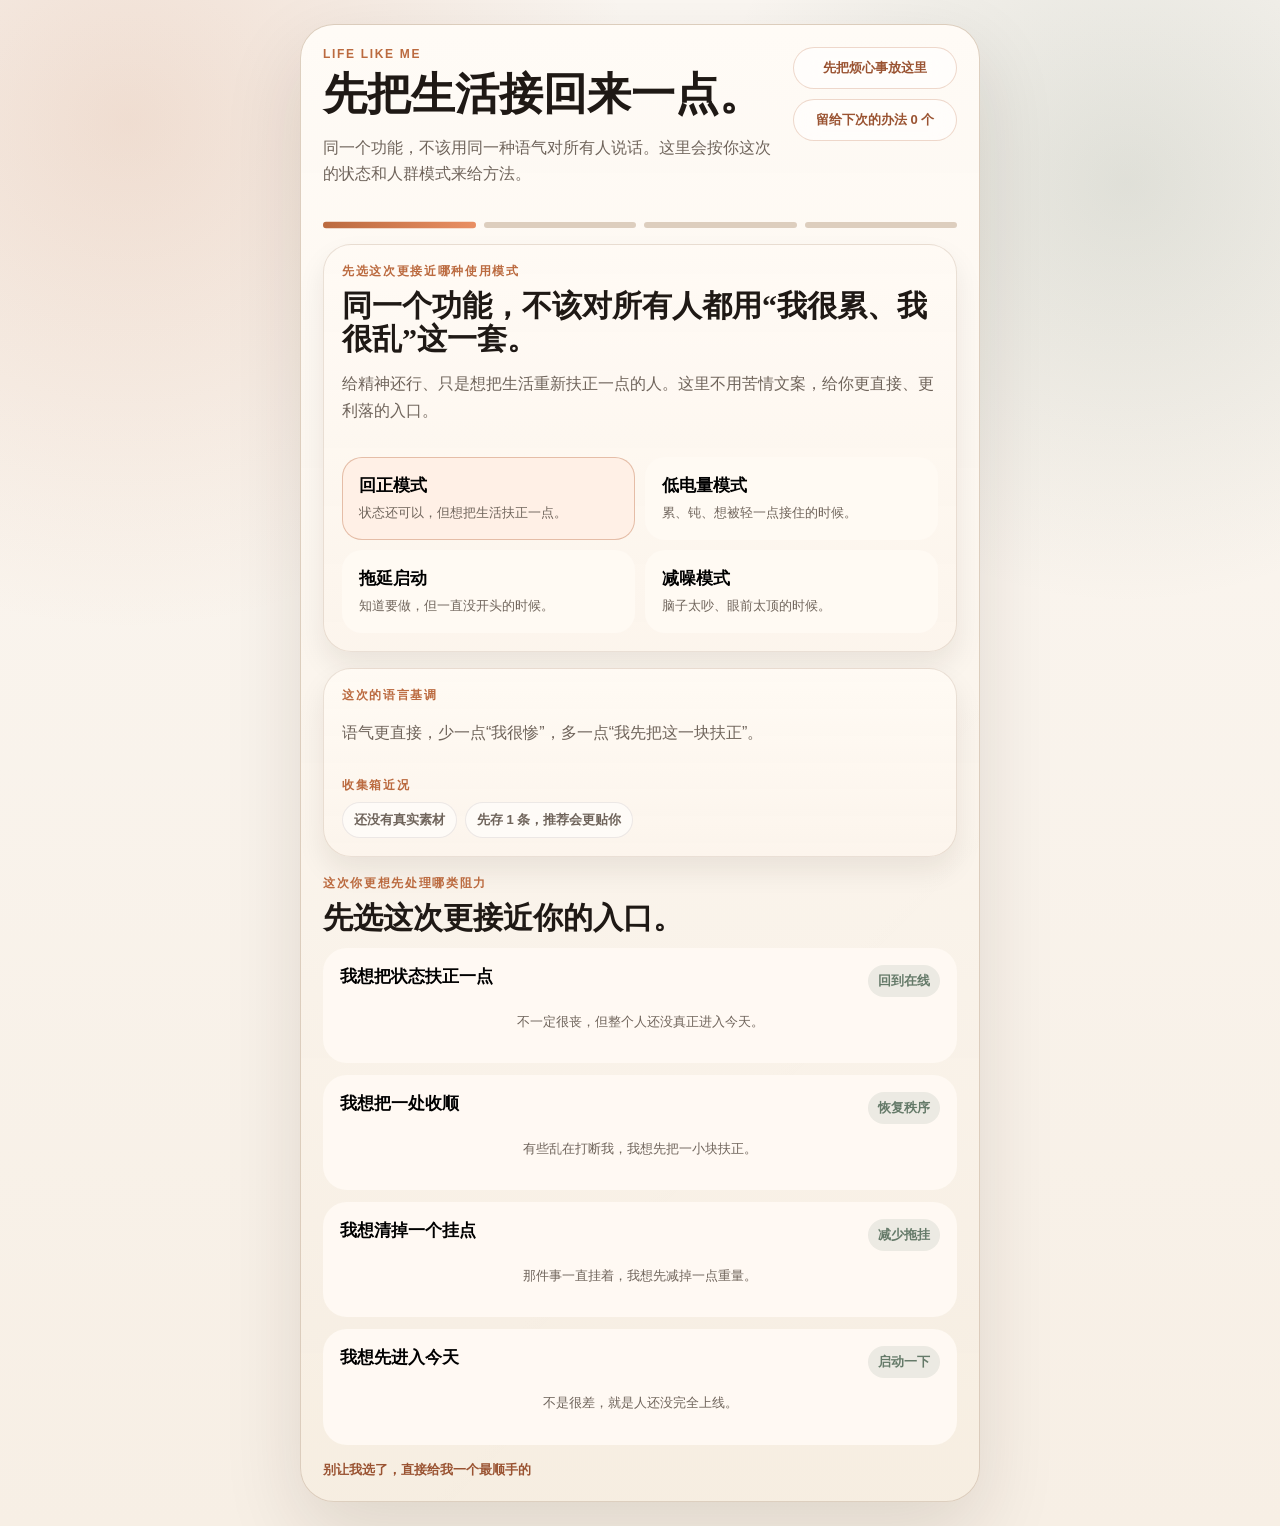
<file: index.html>
<!doctype html>
<html lang="zh-CN">
<head>
  <meta charset="UTF-8">
  <meta name="viewport" content="width=device-width, initial-scale=1.0">
  <title>Life Like Me</title>
  <meta name="description" content="一个会按不同人群切换语气，并结合真实烦心事素材来给出现实入口动作的原型。">
  <link rel="stylesheet" href="./assets/styles.css?v=b21f323">
</head>
<body>
  <main class="app-shell">
    <section class="app-frame">
      <header class="app-header">
        <div>
          <p class="eyebrow">Life Like Me</p>
          <h1>先把生活接回来一点。</h1>
          <p class="subtitle">同一个功能，不该用同一种语气对所有人说话。这里会按你这次的状态和人群模式来给方法。</p>
        </div>
        <div class="header-actions">
          <button class="ghost-pill" id="inboxEntry" type="button">先把烦心事放这里</button>
          <button class="ghost-pill" id="savedEntry" type="button">留给下次的办法</button>
        </div>
      </header>

      <div class="progress-row">
        <div class="progress-dot is-active" data-progress="0"></div>
        <div class="progress-dot" data-progress="1"></div>
        <div class="progress-dot" data-progress="2"></div>
        <div class="progress-dot" data-progress="3"></div>
      </div>

      <section class="screen is-active" data-screen="state">
        <section class="mode-panel">
          <div class="mode-copy">
            <p class="screen-kicker">先选这次更接近哪种使用模式</p>
            <h2 class="screen-title compact">同一个功能，不该对所有人都用“我很累、我很乱”这一套。</h2>
            <p class="subtitle" id="profileSummary"></p>
          </div>
          <div class="persona-grid" id="profileCards"></div>
        </section>

        <section class="insight-panel">
          <div>
            <p class="insight-label">这次的语言基调</p>
            <p class="insight-copy" id="toneHint"></p>
          </div>
          <div>
            <p class="insight-label">收集箱近况</p>
            <div class="insight-chips" id="inboxStats"></div>
          </div>
        </section>

        <p class="screen-kicker" id="stateKicker">你现在更接近哪一种</p>
        <h2 class="screen-title compact" id="stateHeading">先选这次更接近你的入口。</h2>
        <div class="card-list" id="stateCards"></div>
        <button class="text-button" id="quickDecide" type="button">我现在不想想太多，你直接给我一个</button>
      </section>

      <section class="screen" data-screen="scene">
        <p class="screen-kicker" id="sceneKicker">现在最卡的是哪一块</p>
        <h2 class="screen-title" id="sceneHeading">我先知道你是卡在哪。</h2>
        <div class="card-list" id="sceneCards"></div>
        <button class="text-button" id="skipScene" type="button">这一题我不想答，你替我判断</button>
      </section>

      <section class="screen" data-screen="support">
        <p class="screen-kicker" id="supportKicker">这一次，你想被怎么帮</p>
        <h2 class="screen-title compact" id="supportHeading">我会按你的模式来收窄建议。</h2>
        <div class="support-grid" id="supportCards"></div>
      </section>

      <section class="screen" data-screen="ritual">
        <div class="meta-row">
          <span class="meta-pill" id="profilePill">模式：回正模式</span>
          <span class="meta-pill" id="statePill">状态：未选择</span>
          <span class="meta-pill" id="scenePill">场景：未选择</span>
        </div>

        <div class="analysis-card">
          <p class="screen-kicker">这次的判断</p>
          <p class="analysis-copy" id="analysisCopy">先选前面的内容，我再解释为什么这条建议更适合你。</p>
          <div class="reason-chips" id="reasonChips"></div>
        </div>

        <div class="reality-card" id="realityCard" hidden>
          <p class="screen-kicker">参考了你的现实素材</p>
          <h3 class="reality-title" id="realityTitle">还没有引用收集箱内容</h3>
          <p class="card-desc" id="realityCopy"></p>
        </div>

        <p class="screen-kicker">给你的这一件事</p>
        <h2 class="ritual-title" id="ritualTitle">先选前面的内容，我再把这一件事递给你。</h2>
        <p class="ritual-copy" id="ritualCopy">这里不会把同一种语言和方法塞给所有人。</p>

        <div class="ritual-box">
          <div class="ritual-focus">
            <p class="ritual-label">现在只做这一件</p>
            <ol class="ritual-steps" id="ritualSteps">
              <li>先选这次更接近你的人群模式</li>
              <li>再选眼前最卡的地方</li>
              <li>再告诉我你更希望我怎么帮</li>
            </ol>
          </div>

          <div class="ritual-side">
            <p class="timer-label">给自己多久</p>
            <div class="timer-chips" id="timerChips"></div>
            <div class="timer-block">
              <p class="timer-time" id="timerValue">02:00</p>
              <p class="timer-note" id="timerNote">这次只做一个小回合，不扩展。</p>
            </div>
          </div>
        </div>

        <div class="action-row">
          <button class="primary-button" id="startButton" type="button">开始这一次</button>
          <button class="secondary-button" id="lighterButton" type="button">换成更轻一点的</button>
        </div>
      </section>

      <section class="screen focus-screen" data-screen="focus">
        <p class="screen-kicker">现在先别往后想</p>
        <h2 class="focus-title" id="focusTitle">就做这一件。</h2>
        <p class="focus-copy" id="focusCopy">做完停下，也算把自己接回来了一点。</p>
        <div class="focus-timer" id="focusTimer">02:00</div>
        <div class="focus-step" id="focusStep">先把注意力放回眼前。</div>
        <div class="action-row">
          <button class="primary-button" id="doneButton" type="button">我做完了</button>
          <button class="secondary-button" id="pauseButton" type="button">我就做到这里</button>
        </div>
      </section>

      <section class="screen" data-screen="complete">
        <p class="screen-kicker">现在现实里有什么变了</p>
        <div class="completion-list" id="completionList"></div>
        <div class="afterglow" id="afterglow"></div>
        <div class="action-row">
          <button class="primary-button" id="saveMethod" type="button">把这个办法留到下次</button>
          <button class="secondary-button" id="restartButton" type="button">再来一次</button>
        </div>
      </section>
    </section>
  </main>

  <button class="sheet-backdrop" id="sheetBackdrop" type="button" aria-label="关闭弹层"></button>

  <section class="overlay-sheet" id="savedSheet" aria-hidden="true">
    <div class="saved-sheet-head">
      <div>
        <p class="screen-kicker">下次可以直接从这里开始</p>
        <h2 class="sheet-title">留给下次的办法</h2>
      </div>
      <button class="ghost-pill" id="closeSaved" type="button">收起</button>
    </div>
    <div class="saved-list" id="savedList"></div>
  </section>

  <section class="overlay-sheet" id="inboxSheet" aria-hidden="true">
    <div class="saved-sheet-head">
      <div>
        <p class="screen-kicker">先把真实烦点存下来</p>
        <h2 class="sheet-title">烦心事收集箱</h2>
      </div>
      <button class="ghost-pill" id="closeInbox" type="button">收起</button>
    </div>
    <div class="inbox-toolbar">
      <p class="card-desc" id="inboxHelper">它会做粗分，不会把你的输入当成心理诊断。</p>
      <div class="insight-chips" id="inboxCategorySummary"></div>
    </div>
    <div class="inbox-form">
      <label class="inbox-label" for="annoyanceInput">最近一直挂在你心里的小事</label>
      <textarea id="annoyanceInput" class="inbox-textarea" placeholder="比如：一直没回的消息、床边那堆衣服、还没处理的快递箱、明天要带的文件……"></textarea>
      <div class="action-row">
        <button class="primary-button" id="saveAnnoyance" type="button">先放进去</button>
        <button class="secondary-button" id="pickFromInbox" type="button">从里面替我挑一个</button>
      </div>
    </div>
    <div class="saved-list" id="inboxList"></div>
  </section>

  <script src="./assets/app.js?v=b21f323"></script>
</body>
</html>
</file>
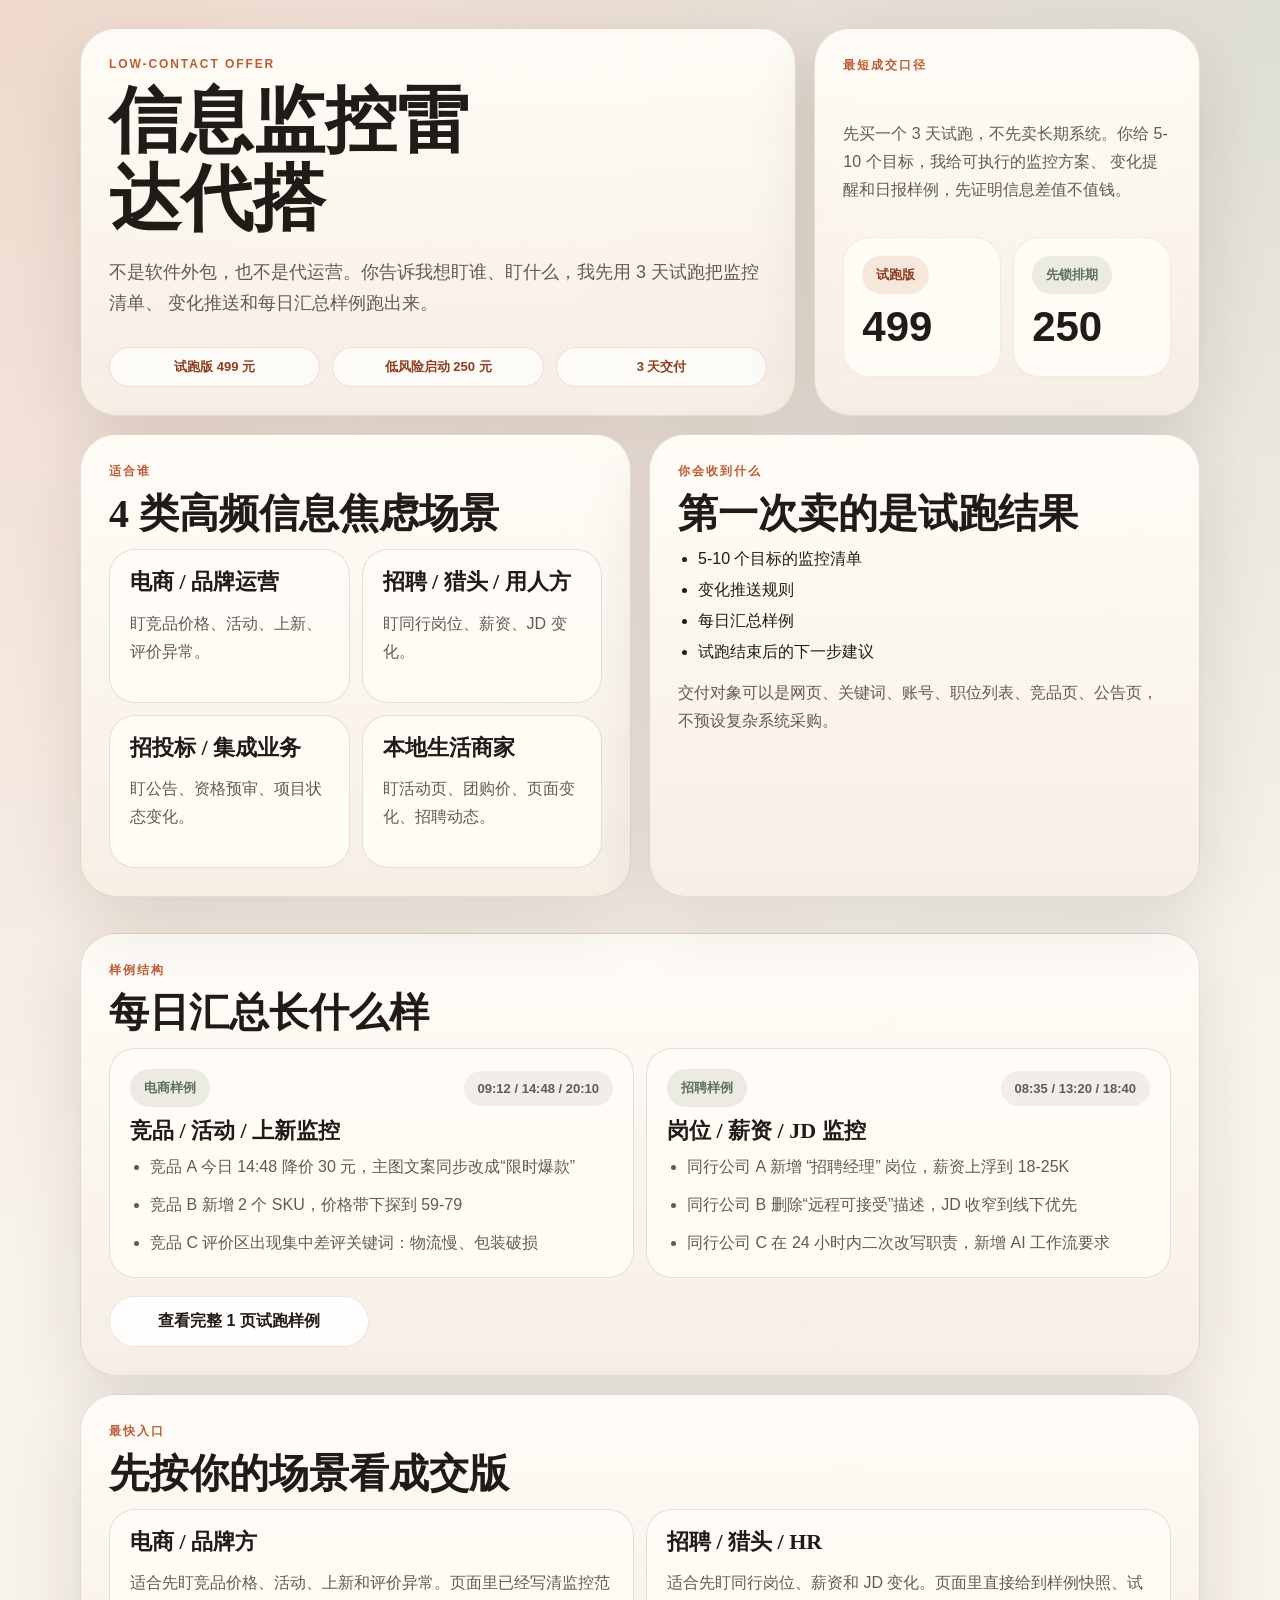
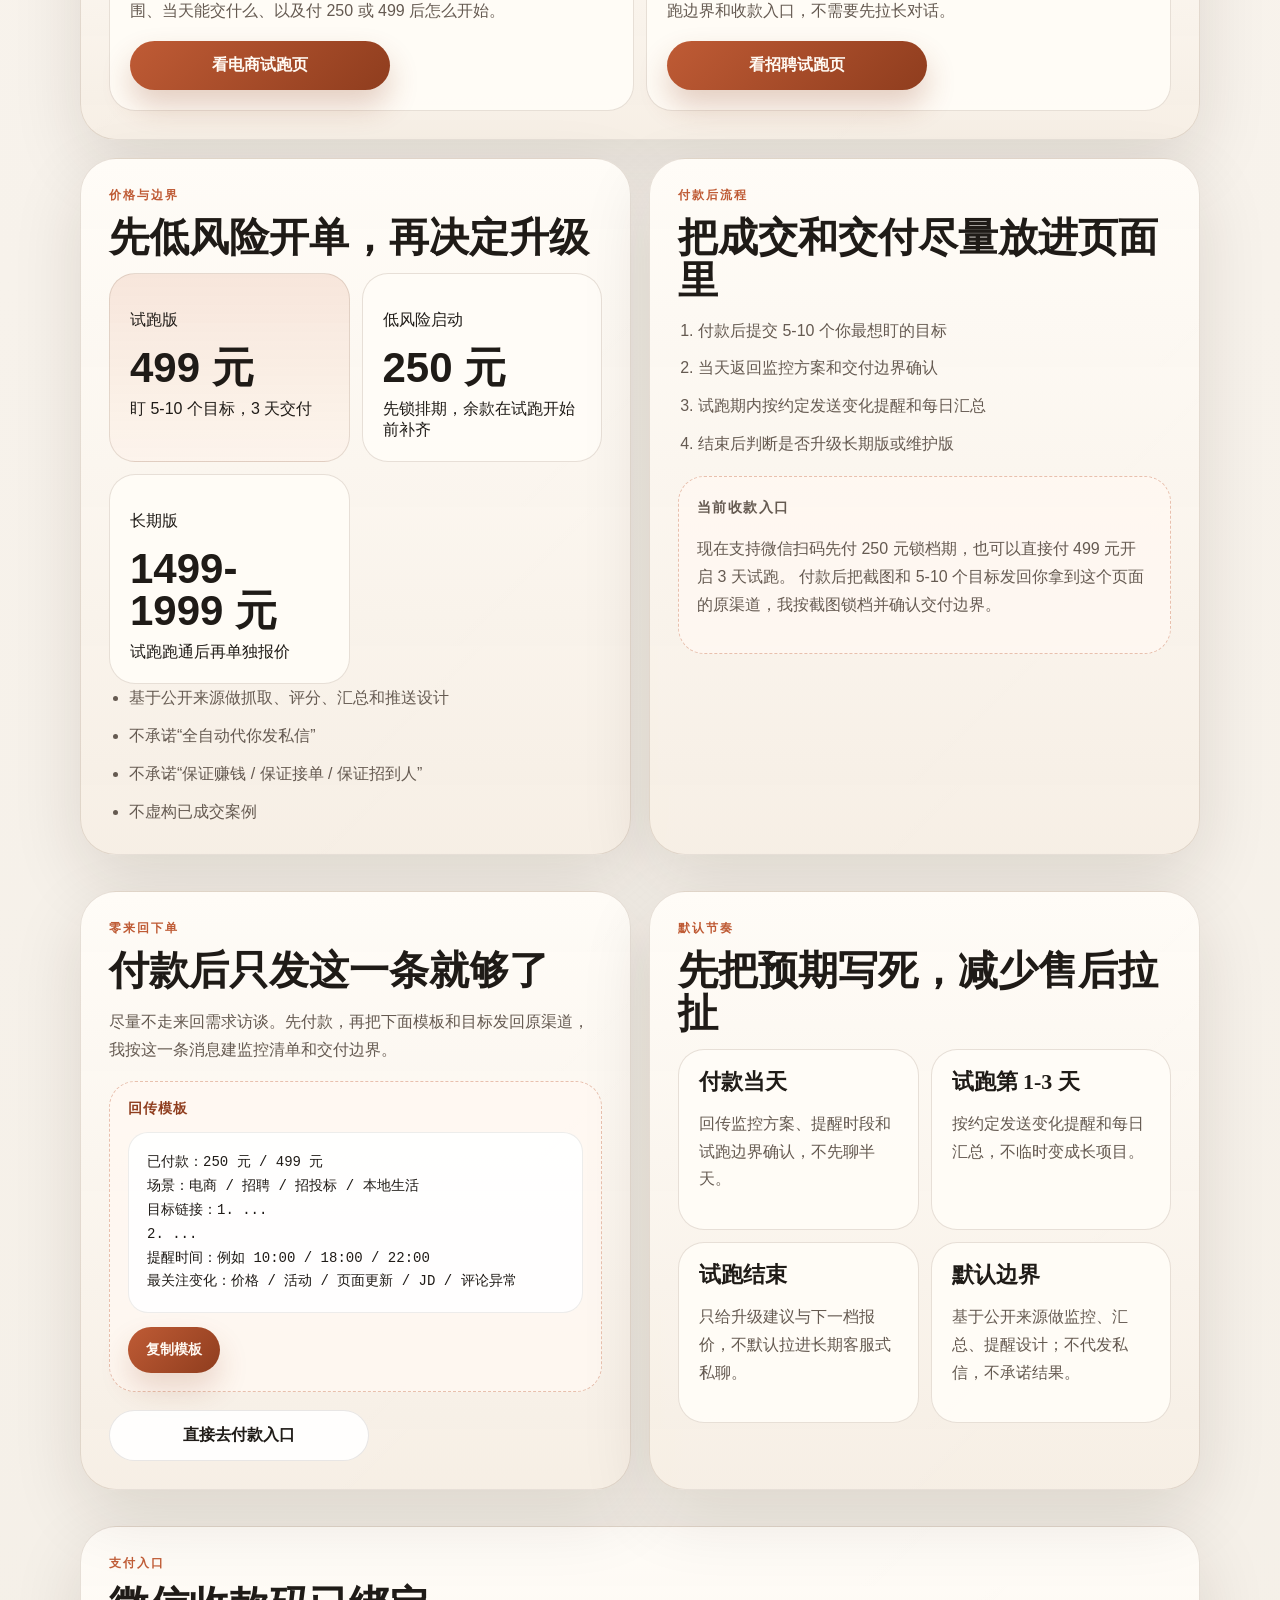
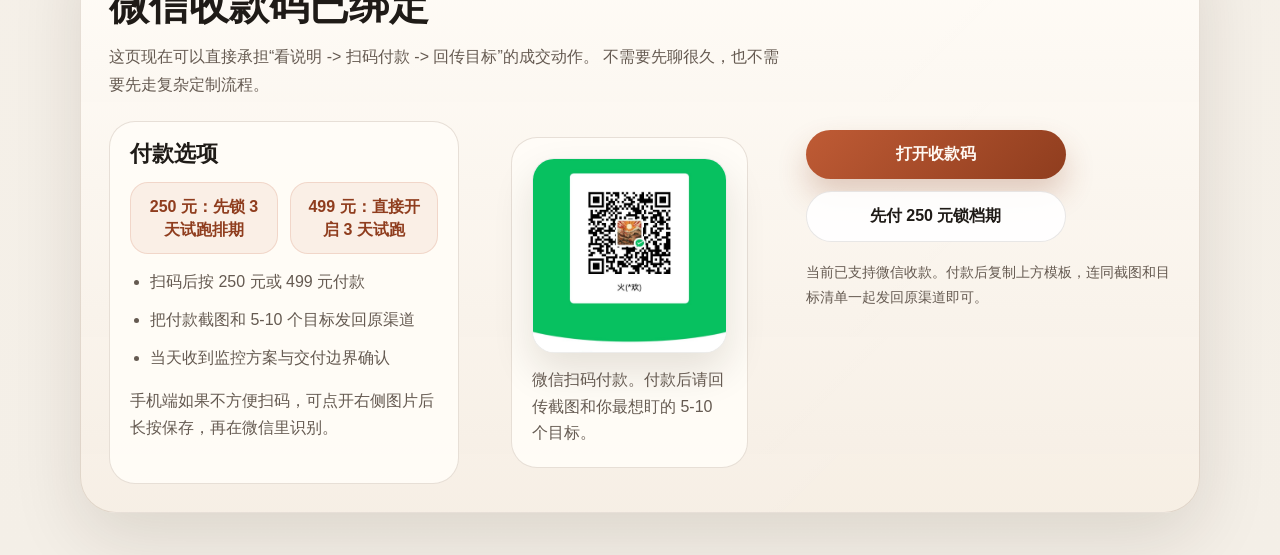
<file: monitoring-radar/index.html>
<!doctype html>
<html lang="zh-CN">
<head>
  <meta charset="UTF-8">
  <meta name="viewport" content="width=device-width, initial-scale=1.0">
  <title>信息监控雷达代搭 | 3 天试跑</title>
  <meta
    name="description"
    content="信息监控雷达代搭：3 天试跑，盯 5-10 个网页、关键词或账号，交付监控清单、变动推送和每日汇总样例。"
  >
  <link rel="stylesheet" href="./styles.css?v=20260422a">
</head>
<body>
  <main class="page-shell">
    <section class="hero">
      <div class="hero-copy">
        <p class="eyebrow">Low-Contact Offer</p>
        <h1>信息监控雷达代搭</h1>
        <p class="lead">
          不是软件外包，也不是代运营。你告诉我想盯谁、盯什么，我先用 3 天试跑把监控清单、
          变化推送和每日汇总样例跑出来。
        </p>
        <div class="hero-pills">
          <span>试跑版 499 元</span>
          <span>低风险启动 250 元</span>
          <span>3 天交付</span>
        </div>
      </div>
      <aside class="hero-card">
        <p class="card-label">最短成交口径</p>
        <p class="card-copy">
          先买一个 3 天试跑，不先卖长期系统。你给 5-10 个目标，我给可执行的监控方案、
          变化提醒和日报样例，先证明信息差值不值钱。
        </p>
        <div class="price-stack">
          <div>
            <span class="price-tag">试跑版</span>
            <strong>499</strong>
          </div>
          <div>
            <span class="price-tag muted">先锁排期</span>
            <strong>250</strong>
          </div>
        </div>
      </aside>
    </section>

    <section class="grid-two">
      <article class="panel">
        <p class="section-kicker">适合谁</p>
        <h2>4 类高频信息焦虑场景</h2>
        <div class="card-grid">
          <section class="mini-card">
            <h3>电商 / 品牌运营</h3>
            <p>盯竞品价格、活动、上新、评价异常。</p>
          </section>
          <section class="mini-card">
            <h3>招聘 / 猎头 / 用人方</h3>
            <p>盯同行岗位、薪资、JD 变化。</p>
          </section>
          <section class="mini-card">
            <h3>招投标 / 集成业务</h3>
            <p>盯公告、资格预审、项目状态变化。</p>
          </section>
          <section class="mini-card">
            <h3>本地生活商家</h3>
            <p>盯活动页、团购价、页面变化、招聘动态。</p>
          </section>
        </div>
      </article>

      <article class="panel">
        <p class="section-kicker">你会收到什么</p>
        <h2>第一次卖的是试跑结果</h2>
        <ul class="deliverables">
          <li>5-10 个目标的监控清单</li>
          <li>变化推送规则</li>
          <li>每日汇总样例</li>
          <li>试跑结束后的下一步建议</li>
        </ul>
        <p class="note">
          交付对象可以是网页、关键词、账号、职位列表、竞品页、公告页，不预设复杂系统采购。
        </p>
      </article>
    </section>

    <section class="panel">
      <p class="section-kicker">样例结构</p>
      <h2>每日汇总长什么样</h2>
      <div class="sample-grid">
        <article class="sample-card">
          <div class="sample-head">
            <span class="sample-badge">电商样例</span>
            <span class="sample-time">09:12 / 14:48 / 20:10</span>
          </div>
          <h3>竞品 / 活动 / 上新监控</h3>
          <ul>
            <li>竞品 A 今日 14:48 降价 30 元，主图文案同步改成“限时爆款”</li>
            <li>竞品 B 新增 2 个 SKU，价格带下探到 59-79</li>
            <li>竞品 C 评价区出现集中差评关键词：物流慢、包装破损</li>
          </ul>
        </article>
        <article class="sample-card">
          <div class="sample-head">
            <span class="sample-badge">招聘样例</span>
            <span class="sample-time">08:35 / 13:20 / 18:40</span>
          </div>
          <h3>岗位 / 薪资 / JD 监控</h3>
          <ul>
            <li>同行公司 A 新增 “招聘经理” 岗位，薪资上浮到 18-25K</li>
            <li>同行公司 B 删除“远程可接受”描述，JD 收窄到线下优先</li>
            <li>同行公司 C 在 24 小时内二次改写职责，新增 AI 工作流要求</li>
          </ul>
        </article>
      </div>
      <div class="cta-stack" style="margin-top: 18px;">
        <a class="cta is-secondary" href="./trial-sample.html">查看完整 1 页试跑样例</a>
      </div>
    </section>

    <section class="panel">
      <p class="section-kicker">最快入口</p>
      <h2>先按你的场景看成交版</h2>
      <div class="card-grid">
        <section class="mini-card">
          <h3>电商 / 品牌方</h3>
          <p>
            适合先盯竞品价格、活动、上新和评价异常。页面里已经写清监控范围、当天能交什么、以及付 250 或 499 后怎么开始。
          </p>
          <div class="cta-stack" style="margin-top: 16px;">
            <a class="cta" href="./ecommerce-trial.html">看电商试跑页</a>
          </div>
        </section>
        <section class="mini-card">
          <h3>招聘 / 猎头 / HR</h3>
          <p>
            适合先盯同行岗位、薪资和 JD 变化。页面里直接给到样例快照、试跑边界和收款入口，不需要先拉长对话。
          </p>
          <div class="cta-stack" style="margin-top: 16px;">
            <a class="cta" href="./recruiting-trial.html">看招聘试跑页</a>
          </div>
        </section>
      </div>
    </section>

    <section class="grid-two">
      <article class="panel">
        <p class="section-kicker">价格与边界</p>
        <h2>先低风险开单，再决定升级</h2>
        <div class="pricing-grid">
          <section class="price-card is-primary">
            <p>试跑版</p>
            <strong>499 元</strong>
            <span>盯 5-10 个目标，3 天交付</span>
          </section>
          <section class="price-card">
            <p>低风险启动</p>
            <strong>250 元</strong>
            <span>先锁排期，余款在试跑开始前补齐</span>
          </section>
          <section class="price-card">
            <p>长期版</p>
            <strong>1499-1999 元</strong>
            <span>试跑跑通后再单独报价</span>
          </section>
        </div>
        <ul class="boundary-list">
          <li>基于公开来源做抓取、评分、汇总和推送设计</li>
          <li>不承诺“全自动代你发私信”</li>
          <li>不承诺“保证赚钱 / 保证接单 / 保证招到人”</li>
          <li>不虚构已成交案例</li>
        </ul>
      </article>

      <article class="panel">
        <p class="section-kicker">付款后流程</p>
        <h2>把成交和交付尽量放进页面里</h2>
        <ol class="flow-list">
          <li>付款后提交 5-10 个你最想盯的目标</li>
          <li>当天返回监控方案和交付边界确认</li>
          <li>试跑期内按约定发送变化提醒和每日汇总</li>
          <li>结束后判断是否升级长期版或维护版</li>
        </ol>
        <div class="gate-box">
          <p class="gate-title">当前收款入口</p>
          <p>
            现在支持微信扫码先付 250 元锁档期，也可以直接付 499 元开启 3 天试跑。
            付款后把截图和 5-10 个目标发回你拿到这个页面的原渠道，我按截图锁档并确认交付边界。
          </p>
        </div>
      </article>
    </section>

    <section class="grid-two">
      <article class="panel">
        <p class="section-kicker">零来回下单</p>
        <h2>付款后只发这一条就够了</h2>
        <p class="note">
          尽量不走来回需求访谈。先付款，再把下面模板和目标发回原渠道，我按这一条消息建监控清单和交付边界。
        </p>
        <div class="template-box">
          <p class="template-label">回传模板</p>
          <pre id="buyer-template" class="template-copy">已付款：250 元 / 499 元
场景：电商 / 招聘 / 招投标 / 本地生活
目标链接：1. ...
2. ...
提醒时间：例如 10:00 / 18:00 / 22:00
最关注变化：价格 / 活动 / 页面更新 / JD / 评论异常</pre>
          <button class="copy-button" type="button" data-copy-target="buyer-template">复制模板</button>
        </div>
        <div class="cta-stack" style="margin-top: 18px;">
          <a class="cta is-secondary" href="#payment-qr">直接去付款入口</a>
        </div>
      </article>

      <article class="panel">
        <p class="section-kicker">默认节奏</p>
        <h2>先把预期写死，减少售后拉扯</h2>
        <div class="timeline-grid">
          <section class="mini-card">
            <h3>付款当天</h3>
            <p>回传监控方案、提醒时段和试跑边界确认，不先聊半天。</p>
          </section>
          <section class="mini-card">
            <h3>试跑第 1-3 天</h3>
            <p>按约定发送变化提醒和每日汇总，不临时变成长项目。</p>
          </section>
          <section class="mini-card">
            <h3>试跑结束</h3>
            <p>只给升级建议与下一档报价，不默认拉进长期客服式私聊。</p>
          </section>
          <section class="mini-card">
            <h3>默认边界</h3>
            <p>基于公开来源做监控、汇总、提醒设计；不代发私信，不承诺结果。</p>
          </section>
        </div>
      </article>
    </section>

    <section class="payment-panel" id="payment-qr">
      <div>
        <p class="section-kicker">支付入口</p>
        <h2>微信收款码已绑定</h2>
        <p class="payment-copy">
          这页现在可以直接承担“看说明 -> 扫码付款 -> 回传目标”的成交动作。
          不需要先聊很久，也不需要先走复杂定制流程。
        </p>
        <div class="payment-grid">
          <section class="payment-box">
            <h3>付款选项</h3>
            <div class="payment-amounts">
              <span class="amount-chip">250 元：先锁 3 天试跑排期</span>
              <span class="amount-chip">499 元：直接开启 3 天试跑</span>
            </div>
            <ul class="flow-list payment-steps">
              <li>扫码后按 250 元或 499 元付款</li>
              <li>把付款截图和 5-10 个目标发回原渠道</li>
              <li>当天收到监控方案与交付边界确认</li>
            </ul>
            <p class="payment-note">
              手机端如果不方便扫码，可点开右侧图片后长按保存，再在微信里识别。
            </p>
          </section>
          <figure class="payment-box qr-box">
            <img
              class="payment-qr"
              src="./assets/firelove-wechat-payment-qr-latest.jpg"
              alt="信息监控雷达代搭微信收款码"
            >
            <figcaption>微信扫码付款。付款后请回传截图和你最想盯的 5-10 个目标。</figcaption>
          </figure>
        </div>
      </div>
      <div class="cta-stack">
        <a class="cta" href="./assets/firelove-wechat-payment-qr-latest.jpg" target="_blank" rel="noreferrer">打开收款码</a>
        <a class="cta is-secondary" href="#payment-qr">先付 250 元锁档期</a>
        <p class="pending-text">当前已支持微信收款。付款后复制上方模板，连同截图和目标清单一起发回原渠道即可。</p>
      </div>
    </section>
  </main>
  <script>
    document.querySelectorAll("[data-copy-target]").forEach((button) => {
      button.addEventListener("click", async () => {
        const target = document.getElementById(button.dataset.copyTarget);

        if (!target) {
          return;
        }

        const text = target.textContent.trim();
        const defaultLabel = "复制模板";

        try {
          await navigator.clipboard.writeText(text);
          button.textContent = "已复制模板";
        } catch (error) {
          button.textContent = "复制失败，请手动复制";
        }

        window.setTimeout(() => {
          button.textContent = defaultLabel;
        }, 1800);
      });
    });
  </script>
</body>
</html>
</file>
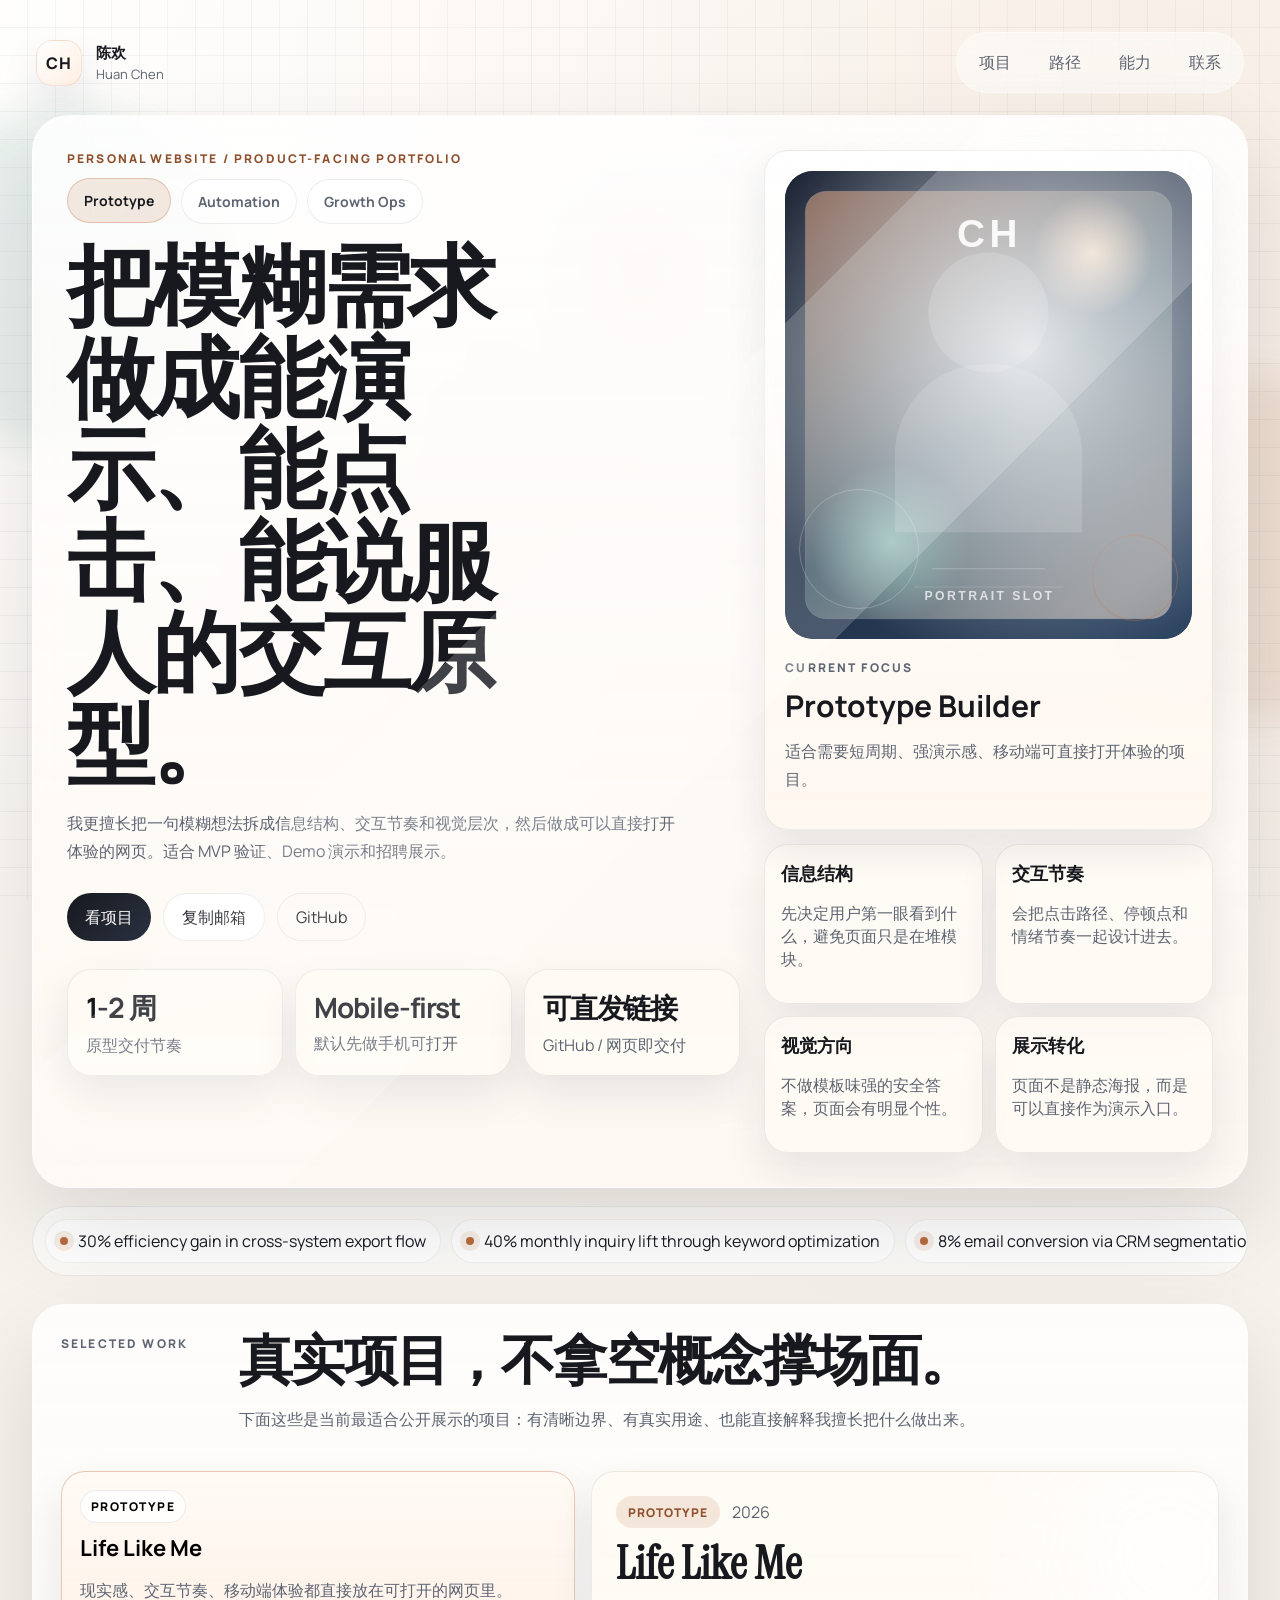
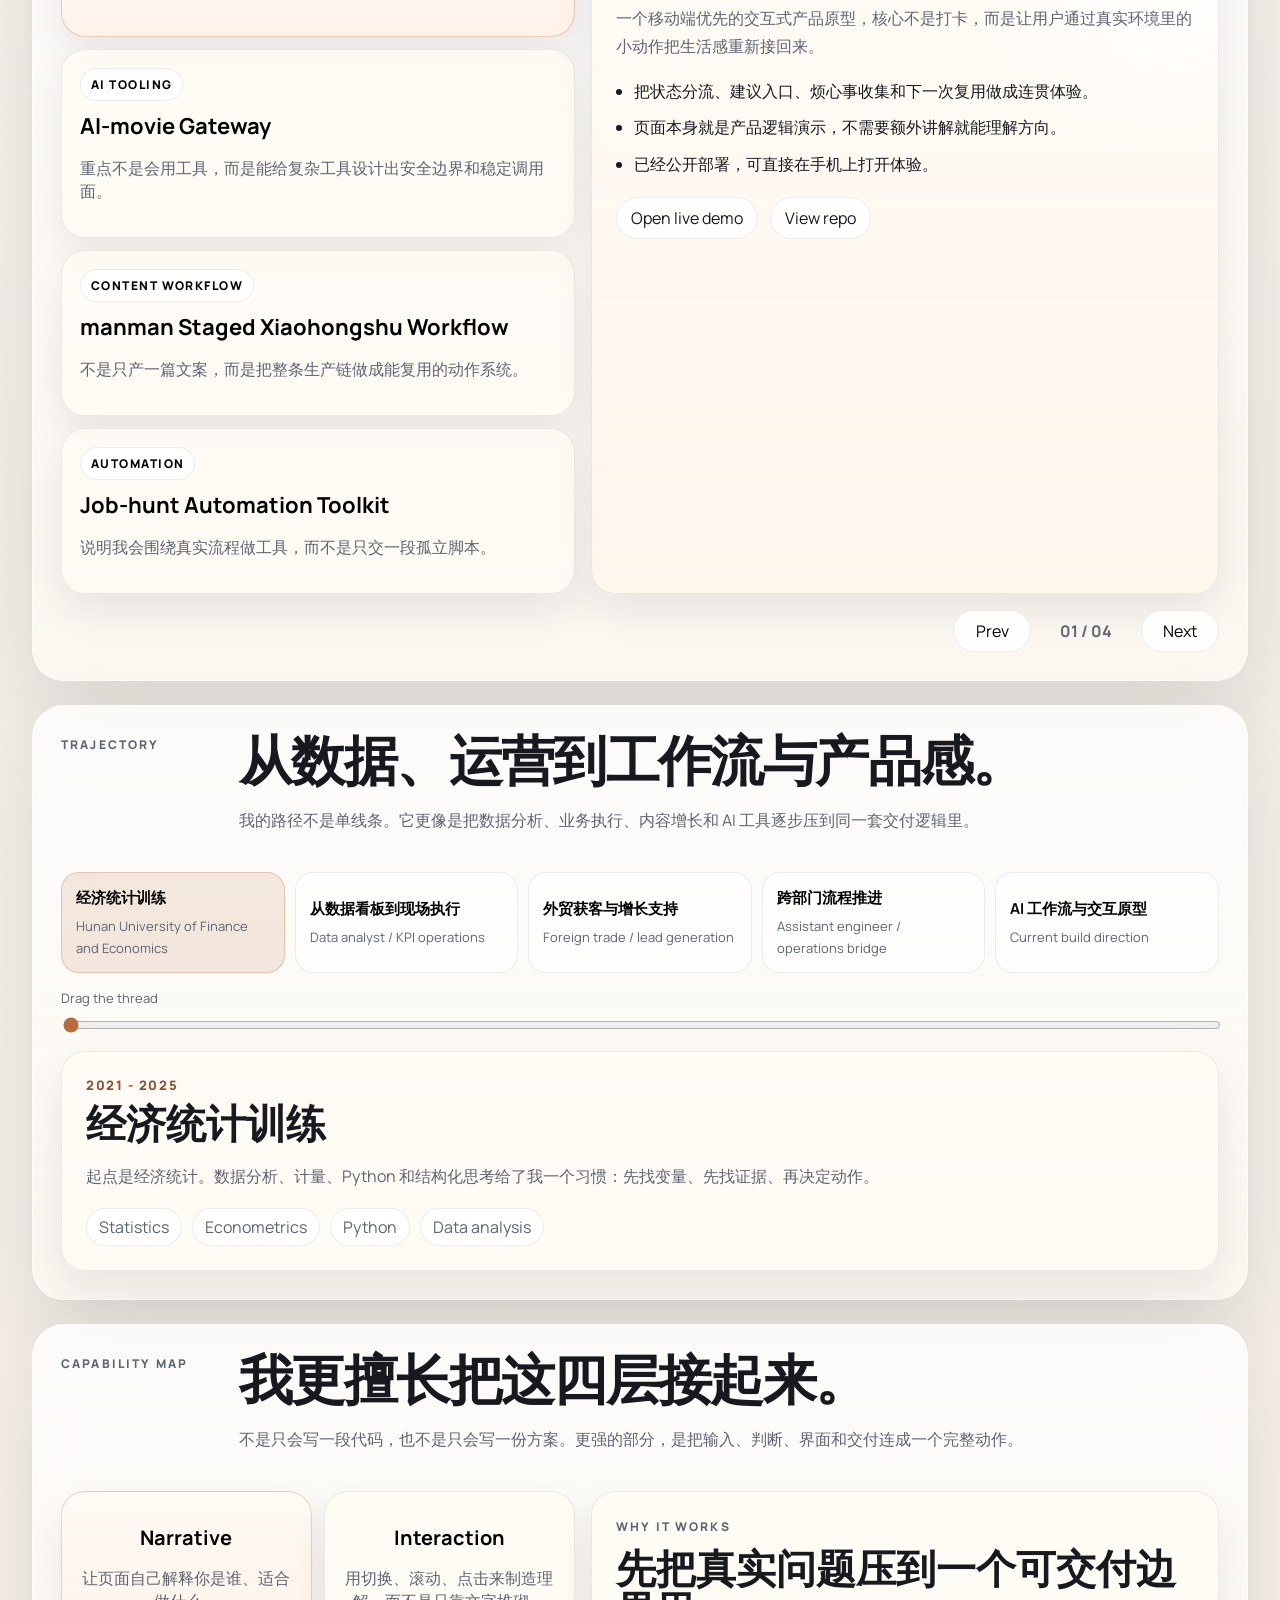
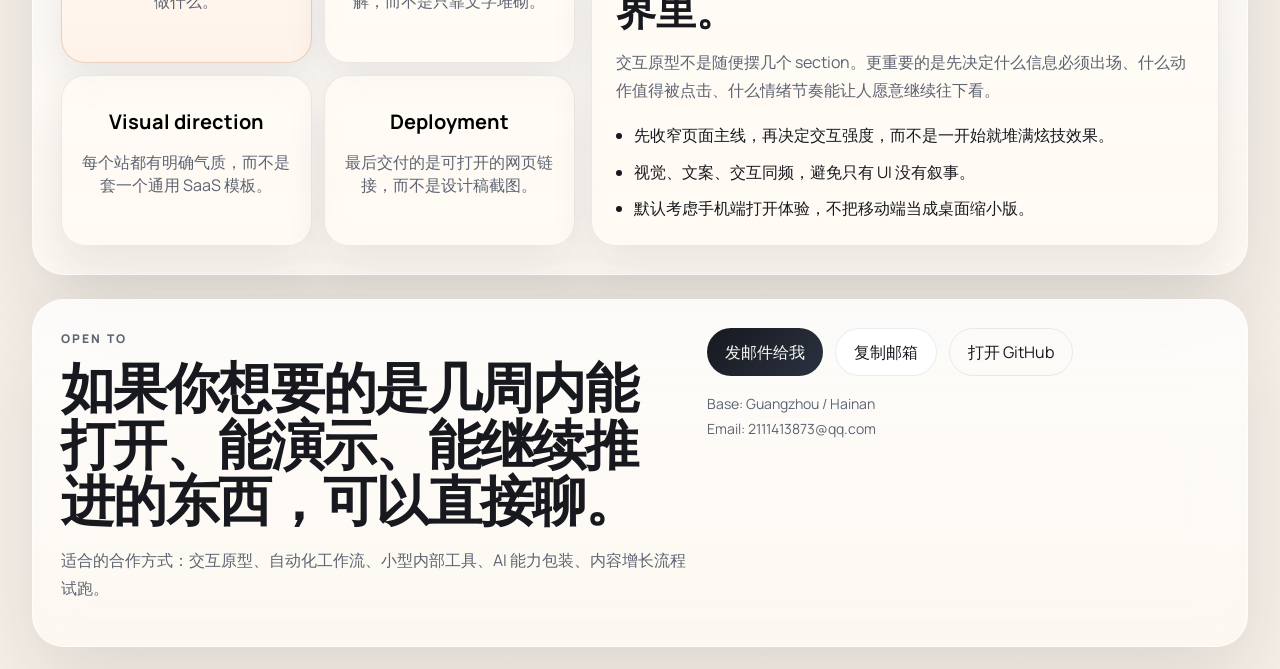
<file: portfolio/index.html>
<!doctype html>
<html lang="zh-CN">
<head>
  <meta charset="UTF-8">
  <meta name="viewport" content="width=device-width, initial-scale=1.0">
  <title>陈欢 | Personal Website</title>
  <meta
    name="description"
    content="陈欢的个人网站：交互原型、自动化工作流、AI 工具包装与真实项目展示。"
  >
  <meta name="theme-color" content="#f4efe8">
  <link rel="preconnect" href="https://fonts.googleapis.com">
  <link rel="preconnect" href="https://fonts.gstatic.com" crossorigin>
  <link
    href="https://fonts.googleapis.com/css2?family=Instrument+Serif:ital@0;1&family=Manrope:wght@400;500;600;700;800&display=swap"
    rel="stylesheet"
  >
  <link rel="stylesheet" href="./assets/site.css?v=20260420a">
</head>
<body>
  <div class="page-shell">
    <div class="ambient ambient-left" aria-hidden="true"></div>
    <div class="ambient ambient-right" aria-hidden="true"></div>
    <div class="pointer-glow" id="pointerGlow" aria-hidden="true"></div>

    <header class="topbar reveal">
      <a class="brand" href="#top" aria-label="陈欢个人网站首页">
        <span class="brand-mark">CH</span>
        <span class="brand-copy">
          <strong>陈欢</strong>
          <span>Huan Chen</span>
        </span>
      </a>

      <nav class="topnav" aria-label="主导航">
        <a href="#projects">项目</a>
        <a href="#timeline">路径</a>
        <a href="#capabilities">能力</a>
        <a href="#contact">联系</a>
      </nav>
    </header>

    <main id="top">
      <section class="hero reveal">
        <div class="hero-copy">
          <p class="eyebrow">Personal website / product-facing portfolio</p>
          <div class="mode-switch" id="modeSwitch" role="tablist" aria-label="切换当前展示重点"></div>
          <h1 id="heroTitle">把模糊需求做成能演示、能点击、能说服人的交互原型。</h1>
          <p class="hero-summary" id="heroSummary">
            我做的不只是页面，更是把结构、节奏、文案和真实使用感一起落下来。
          </p>

          <div class="hero-actions">
            <a class="button button-primary" href="#projects">看项目</a>
            <button class="button button-secondary" id="copyEmail" type="button">复制邮箱</button>
            <a class="button button-ghost" href="https://github.com/CHCH-debug" target="_blank" rel="noreferrer">GitHub</a>
          </div>

          <div class="metric-strip" id="metricStrip" aria-label="重点指标"></div>
        </div>

        <aside class="hero-panel">
          <article class="identity-card">
            <div class="portrait-shell">
              <img src="./assets/portrait-placeholder.svg" alt="陈欢个人形象卡片">
              <div class="portrait-ring portrait-ring-a" aria-hidden="true"></div>
              <div class="portrait-ring portrait-ring-b" aria-hidden="true"></div>
            </div>

            <div class="identity-copy">
              <p class="mini-label">Current focus</p>
              <h2 id="identityTitle">Prototype Builder</h2>
              <p id="identitySummary">
                适合需要短周期、强演示感、移动端可直接打开体验的项目。
              </p>
            </div>
          </article>

          <div class="signal-grid" id="signalGrid" aria-label="当前展示信号"></div>
        </aside>
      </section>

      <section class="ticker reveal" aria-label="证据条">
        <div class="ticker-track" id="tickerTrack"></div>
      </section>

      <section class="section reveal" id="projects">
        <div class="section-heading">
          <p class="section-kicker">Selected work</p>
          <div>
            <h2>真实项目，不拿空概念撑场面。</h2>
            <p>
              下面这些是当前最适合公开展示的项目：有清晰边界、有真实用途、也能直接解释我擅长把什么做出来。
            </p>
          </div>
        </div>

        <div class="project-layout">
          <div class="project-stack" id="projectStack" role="listbox" aria-label="项目列表"></div>

          <article class="project-detail">
            <div class="project-meta">
              <span class="project-tag" id="projectTag">Prototype</span>
              <span class="project-year" id="projectYear">2026</span>
            </div>
            <h3 id="projectTitle">Life Like Me</h3>
            <p class="project-summary" id="projectSummary"></p>
            <ul class="project-points" id="projectPoints"></ul>
            <div class="project-links" id="projectLinks"></div>
          </article>
        </div>

        <div class="deck-controls">
          <button class="deck-button" id="projectPrev" type="button" aria-label="上一个项目">Prev</button>
          <div class="deck-index" id="projectIndex">01 / 04</div>
          <button class="deck-button" id="projectNext" type="button" aria-label="下一个项目">Next</button>
        </div>
      </section>

      <section class="section reveal" id="timeline">
        <div class="section-heading">
          <p class="section-kicker">Trajectory</p>
          <div>
            <h2>从数据、运营到工作流与产品感。</h2>
            <p>
              我的路径不是单线条。它更像是把数据分析、业务执行、内容增长和 AI 工具逐步压到同一套交付逻辑里。
            </p>
          </div>
        </div>

        <div class="timeline-layout">
          <div class="timeline-tabs" id="timelineTabs" role="tablist" aria-label="阶段切换"></div>

          <label class="timeline-range-wrap" for="timelineRange">
            <span>Drag the thread</span>
            <input id="timelineRange" class="timeline-range" type="range" min="0" max="4" step="1" value="0">
          </label>

          <article class="timeline-card">
            <p class="timeline-period" id="timelinePeriod">2021 - 2025</p>
            <h3 id="timelineTitle">经济统计训练</h3>
            <p class="timeline-copy" id="timelineCopy"></p>
            <div class="timeline-evidence" id="timelineEvidence"></div>
          </article>
        </div>
      </section>

      <section class="section reveal" id="capabilities">
        <div class="section-heading">
          <p class="section-kicker">Capability map</p>
          <div>
            <h2>我更擅长把这四层接起来。</h2>
            <p>
              不是只会写一段代码，也不是只会写一份方案。更强的部分，是把输入、判断、界面和交付连成一个完整动作。
            </p>
          </div>
        </div>

        <div class="capability-layout">
          <div class="capability-grid" id="capabilityGrid"></div>
          <article class="capability-story">
            <p class="mini-label">Why it works</p>
            <h3 id="capabilityTitle">先把真实问题压到一个可交付边界里。</h3>
            <p id="capabilityCopy">
              这意味着我会先决定什么必须进系统、什么暂时不做、什么要让用户自己确认，而不是把所有东西一次堆满。
            </p>
            <ul class="capability-points" id="capabilityPoints"></ul>
          </article>
        </div>
      </section>

      <section class="contact reveal" id="contact">
        <div class="contact-copy">
          <p class="section-kicker">Open to</p>
          <h2>如果你想要的是几周内能打开、能演示、能继续推进的东西，可以直接聊。</h2>
          <p>
            适合的合作方式：交互原型、自动化工作流、小型内部工具、AI 能力包装、内容增长流程试跑。
          </p>
        </div>

        <div class="contact-actions">
          <a class="button button-primary" href="mailto:2111413873@qq.com">发邮件给我</a>
          <button class="button button-secondary" id="copyEmailFooter" type="button">复制邮箱</button>
          <a class="button button-ghost" href="https://github.com/CHCH-debug" target="_blank" rel="noreferrer">打开 GitHub</a>
          <div class="contact-meta">
            <span>Base: Guangzhou / Hainan</span>
            <span>Email: 2111413873@qq.com</span>
          </div>
        </div>
      </section>
    </main>
  </div>

  <script src="./assets/site.js?v=20260420a"></script>
</body>
</html>
</file>
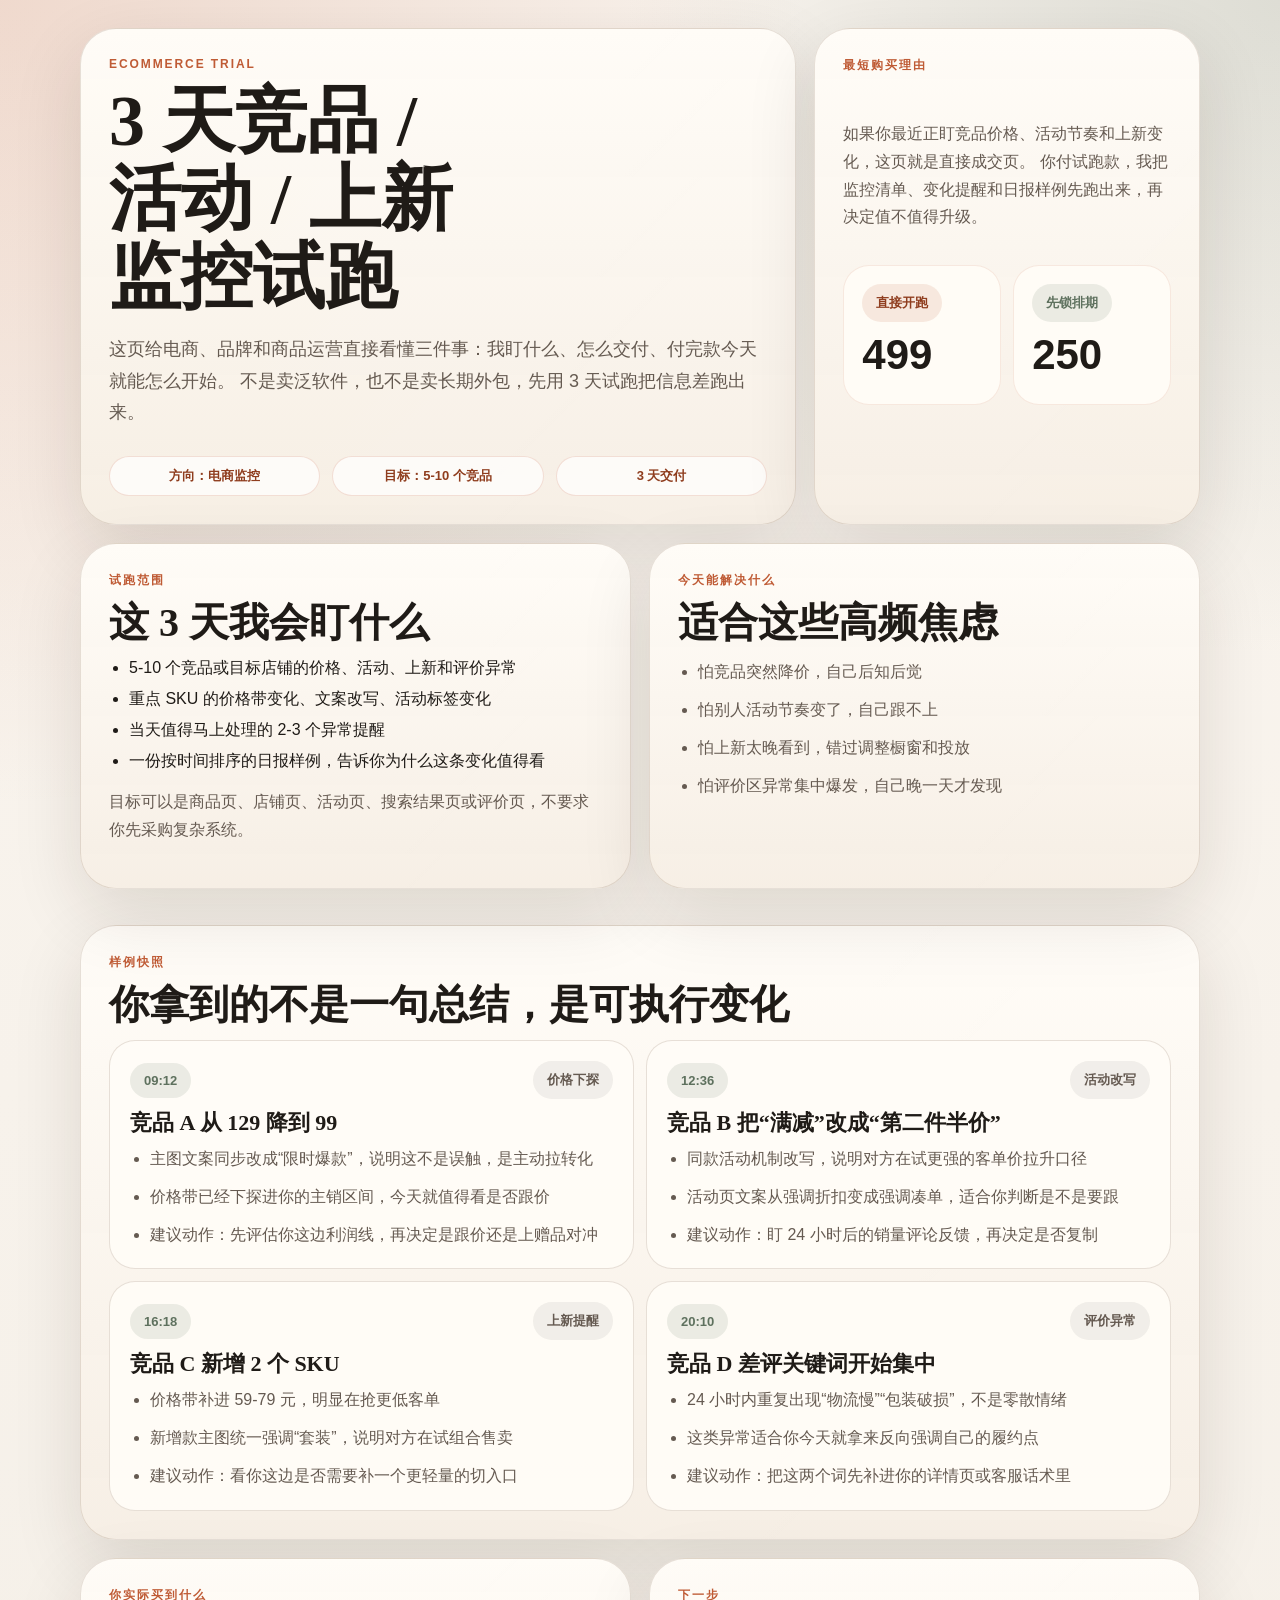
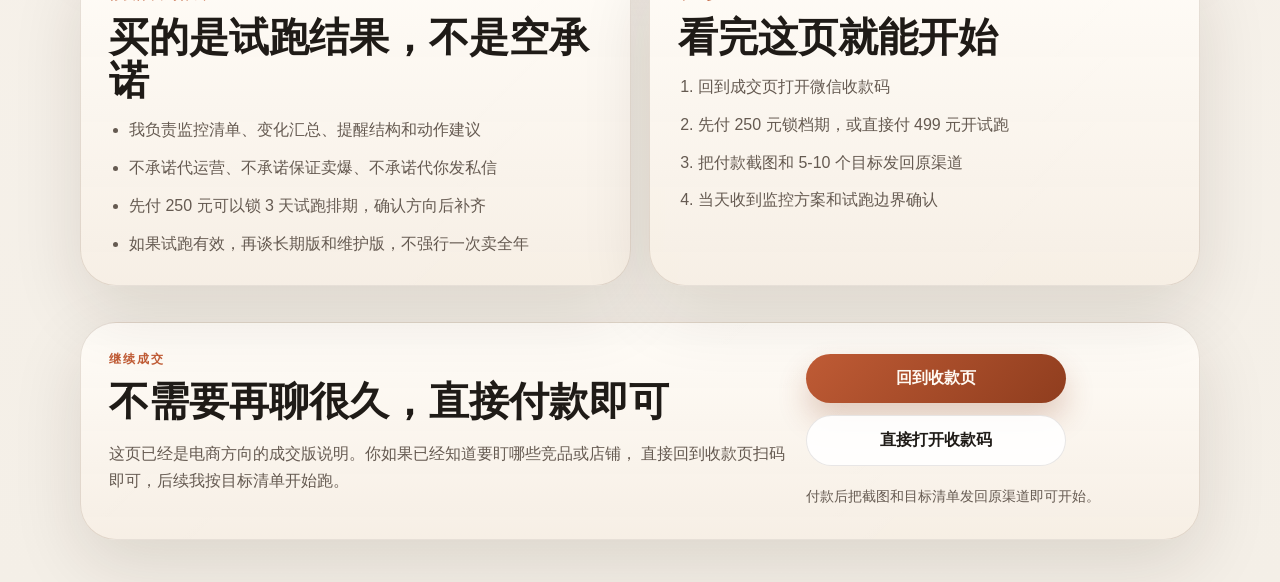
<file: monitoring-radar/ecommerce-trial.html>
<!doctype html>
<html lang="zh-CN">
<head>
  <meta charset="UTF-8">
  <meta name="viewport" content="width=device-width, initial-scale=1.0">
  <title>3 天竞品 / 活动 / 上新监控试跑 | 信息监控雷达代搭</title>
  <meta
    name="description"
    content="电商 / 品牌方可直接购买的 3 天监控试跑页：盯竞品价格、活动、上新和评价异常，交付日报样例、变化提醒和下一步建议。"
  >
  <link rel="stylesheet" href="./styles.css?v=20260421b">
</head>
<body>
  <main class="page-shell">
    <section class="hero">
      <div class="hero-copy">
        <p class="eyebrow">Ecommerce Trial</p>
        <h1>3 天竞品 / 活动 / 上新监控试跑</h1>
        <p class="lead">
          这页给电商、品牌和商品运营直接看懂三件事：我盯什么、怎么交付、付完款今天就能怎么开始。
          不是卖泛软件，也不是卖长期外包，先用 3 天试跑把信息差跑出来。
        </p>
        <div class="hero-pills">
          <span>方向：电商监控</span>
          <span>目标：5-10 个竞品</span>
          <span>3 天交付</span>
        </div>
      </div>
      <aside class="hero-card">
        <p class="card-label">最短购买理由</p>
        <p class="card-copy">
          如果你最近正盯竞品价格、活动节奏和上新变化，这页就是直接成交页。
          你付试跑款，我把监控清单、变化提醒和日报样例先跑出来，再决定值不值得升级。
        </p>
        <div class="price-stack">
          <div>
            <span class="price-tag">直接开跑</span>
            <strong>499</strong>
          </div>
          <div>
            <span class="price-tag muted">先锁排期</span>
            <strong>250</strong>
          </div>
        </div>
      </aside>
    </section>

    <section class="grid-two">
      <article class="panel">
        <p class="section-kicker">试跑范围</p>
        <h2>这 3 天我会盯什么</h2>
        <ul class="deliverables">
          <li>5-10 个竞品或目标店铺的价格、活动、上新和评价异常</li>
          <li>重点 SKU 的价格带变化、文案改写、活动标签变化</li>
          <li>当天值得马上处理的 2-3 个异常提醒</li>
          <li>一份按时间排序的日报样例，告诉你为什么这条变化值得看</li>
        </ul>
        <p class="note">
          目标可以是商品页、店铺页、活动页、搜索结果页或评价页，不要求你先采购复杂系统。
        </p>
      </article>

      <article class="panel">
        <p class="section-kicker">今天能解决什么</p>
        <h2>适合这些高频焦虑</h2>
        <ul class="boundary-list">
          <li>怕竞品突然降价，自己后知后觉</li>
          <li>怕别人活动节奏变了，自己跟不上</li>
          <li>怕上新太晚看到，错过调整橱窗和投放</li>
          <li>怕评价区异常集中爆发，自己晚一天才发现</li>
        </ul>
      </article>
    </section>

    <section class="panel">
      <p class="section-kicker">样例快照</p>
      <h2>你拿到的不是一句总结，是可执行变化</h2>
      <div class="sample-grid">
        <article class="sample-card">
          <div class="sample-head">
            <span class="sample-badge">09:12</span>
            <span class="sample-time">价格下探</span>
          </div>
          <h3>竞品 A 从 129 降到 99</h3>
          <ul>
            <li>主图文案同步改成“限时爆款”，说明这不是误触，是主动拉转化</li>
            <li>价格带已经下探进你的主销区间，今天就值得看是否跟价</li>
            <li>建议动作：先评估你这边利润线，再决定是跟价还是上赠品对冲</li>
          </ul>
        </article>
        <article class="sample-card">
          <div class="sample-head">
            <span class="sample-badge">12:36</span>
            <span class="sample-time">活动改写</span>
          </div>
          <h3>竞品 B 把“满减”改成“第二件半价”</h3>
          <ul>
            <li>同款活动机制改写，说明对方在试更强的客单价拉升口径</li>
            <li>活动页文案从强调折扣变成强调凑单，适合你判断是不是要跟</li>
            <li>建议动作：盯 24 小时后的销量评论反馈，再决定是否复制</li>
          </ul>
        </article>
        <article class="sample-card">
          <div class="sample-head">
            <span class="sample-badge">16:18</span>
            <span class="sample-time">上新提醒</span>
          </div>
          <h3>竞品 C 新增 2 个 SKU</h3>
          <ul>
            <li>价格带补进 59-79 元，明显在抢更低客单</li>
            <li>新增款主图统一强调“套装”，说明对方在试组合售卖</li>
            <li>建议动作：看你这边是否需要补一个更轻量的切入口</li>
          </ul>
        </article>
        <article class="sample-card">
          <div class="sample-head">
            <span class="sample-badge">20:10</span>
            <span class="sample-time">评价异常</span>
          </div>
          <h3>竞品 D 差评关键词开始集中</h3>
          <ul>
            <li>24 小时内重复出现“物流慢”“包装破损”，不是零散情绪</li>
            <li>这类异常适合你今天就拿来反向强调自己的履约点</li>
            <li>建议动作：把这两个词先补进你的详情页或客服话术里</li>
          </ul>
        </article>
      </div>
    </section>

    <section class="grid-two">
      <article class="panel">
        <p class="section-kicker">你实际买到什么</p>
        <h2>买的是试跑结果，不是空承诺</h2>
        <ul class="boundary-list">
          <li>我负责监控清单、变化汇总、提醒结构和动作建议</li>
          <li>不承诺代运营、不承诺保证卖爆、不承诺代你发私信</li>
          <li>先付 250 元可以锁 3 天试跑排期，确认方向后补齐</li>
          <li>如果试跑有效，再谈长期版和维护版，不强行一次卖全年</li>
        </ul>
      </article>

      <article class="panel">
        <p class="section-kicker">下一步</p>
        <h2>看完这页就能开始</h2>
        <ol class="flow-list">
          <li>回到成交页打开微信收款码</li>
          <li>先付 250 元锁档期，或直接付 499 元开试跑</li>
          <li>把付款截图和 5-10 个目标发回原渠道</li>
          <li>当天收到监控方案和试跑边界确认</li>
        </ol>
      </article>
    </section>

    <section class="payment-panel">
      <div>
        <p class="section-kicker">继续成交</p>
        <h2>不需要再聊很久，直接付款即可</h2>
        <p class="payment-copy">
          这页已经是电商方向的成交版说明。你如果已经知道要盯哪些竞品或店铺，
          直接回到收款页扫码即可，后续我按目标清单开始跑。
        </p>
      </div>
      <div class="cta-stack">
        <a class="cta" href="./index.html#payment-qr">回到收款页</a>
        <a class="cta is-secondary" href="./assets/firelove-wechat-payment-qr-latest.jpg" target="_blank" rel="noreferrer">直接打开收款码</a>
        <p class="pending-text">付款后把截图和目标清单发回原渠道即可开始。</p>
      </div>
    </section>
  </main>
</body>
</html>
</file>
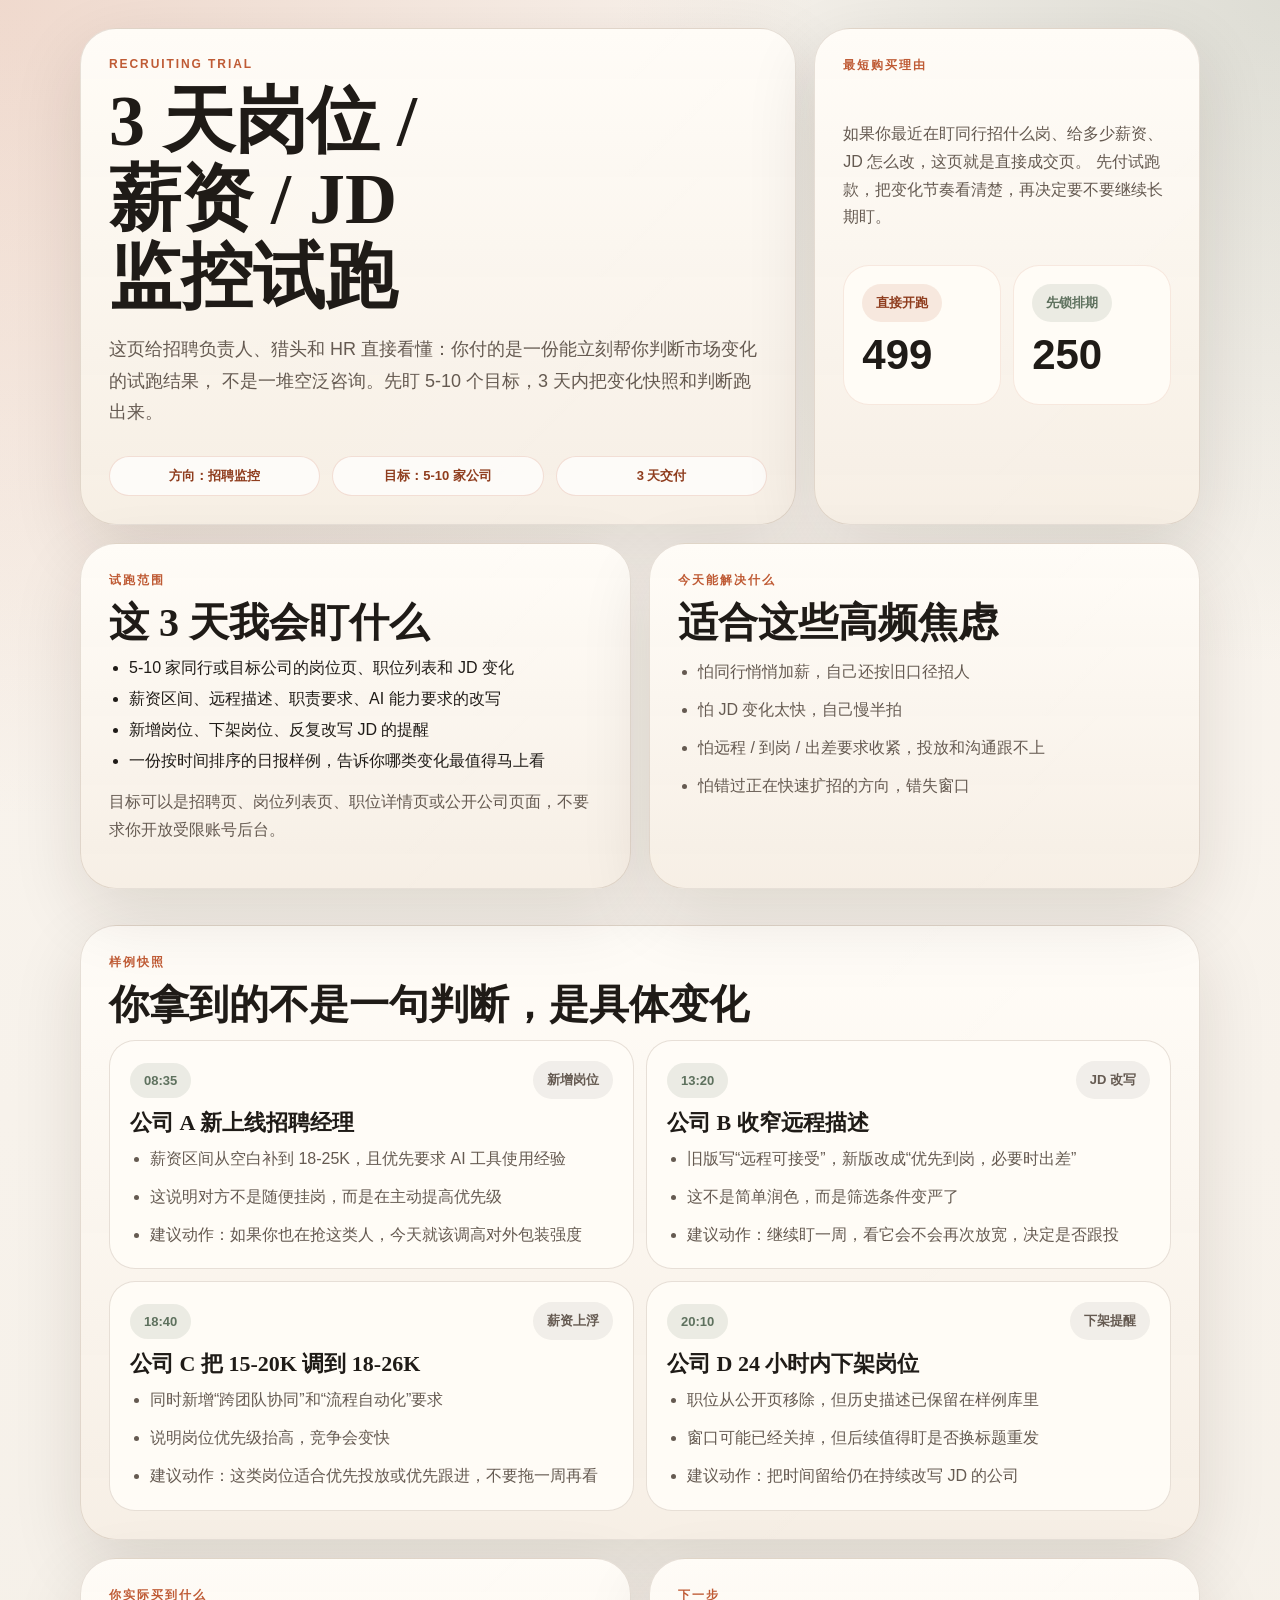
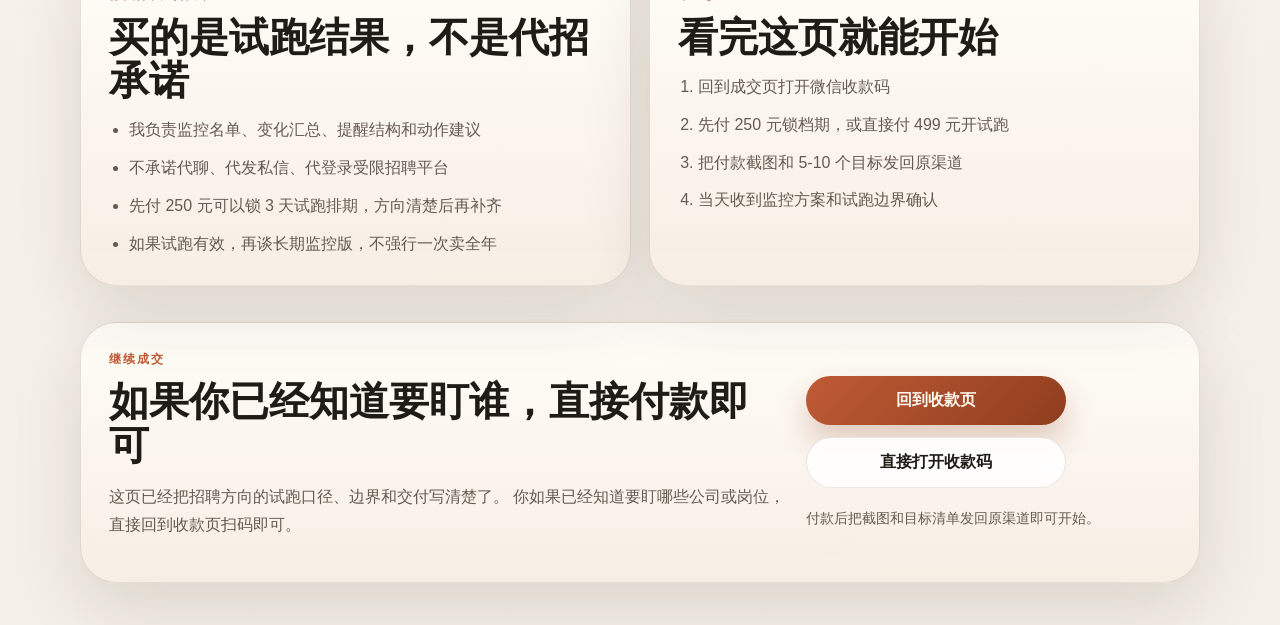
<file: monitoring-radar/recruiting-trial.html>
<!doctype html>
<html lang="zh-CN">
<head>
  <meta charset="UTF-8">
  <meta name="viewport" content="width=device-width, initial-scale=1.0">
  <title>3 天岗位 / 薪资 / JD 监控试跑 | 信息监控雷达代搭</title>
  <meta
    name="description"
    content="招聘 / 猎头 / HR 可直接购买的 3 天监控试跑页：盯同行岗位、薪资和 JD 变化，交付日报样例、变化提醒和下一步建议。"
  >
  <link rel="stylesheet" href="./styles.css?v=20260421b">
</head>
<body>
  <main class="page-shell">
    <section class="hero">
      <div class="hero-copy">
        <p class="eyebrow">Recruiting Trial</p>
        <h1>3 天岗位 / 薪资 / JD 监控试跑</h1>
        <p class="lead">
          这页给招聘负责人、猎头和 HR 直接看懂：你付的是一份能立刻帮你判断市场变化的试跑结果，
          不是一堆空泛咨询。先盯 5-10 个目标，3 天内把变化快照和判断跑出来。
        </p>
        <div class="hero-pills">
          <span>方向：招聘监控</span>
          <span>目标：5-10 家公司</span>
          <span>3 天交付</span>
        </div>
      </div>
      <aside class="hero-card">
        <p class="card-label">最短购买理由</p>
        <p class="card-copy">
          如果你最近在盯同行招什么岗、给多少薪资、JD 怎么改，这页就是直接成交页。
          先付试跑款，把变化节奏看清楚，再决定要不要继续长期盯。
        </p>
        <div class="price-stack">
          <div>
            <span class="price-tag">直接开跑</span>
            <strong>499</strong>
          </div>
          <div>
            <span class="price-tag muted">先锁排期</span>
            <strong>250</strong>
          </div>
        </div>
      </aside>
    </section>

    <section class="grid-two">
      <article class="panel">
        <p class="section-kicker">试跑范围</p>
        <h2>这 3 天我会盯什么</h2>
        <ul class="deliverables">
          <li>5-10 家同行或目标公司的岗位页、职位列表和 JD 变化</li>
          <li>薪资区间、远程描述、职责要求、AI 能力要求的改写</li>
          <li>新增岗位、下架岗位、反复改写 JD 的提醒</li>
          <li>一份按时间排序的日报样例，告诉你哪类变化最值得马上看</li>
        </ul>
        <p class="note">
          目标可以是招聘页、岗位列表页、职位详情页或公开公司页面，不要求你开放受限账号后台。
        </p>
      </article>

      <article class="panel">
        <p class="section-kicker">今天能解决什么</p>
        <h2>适合这些高频焦虑</h2>
        <ul class="boundary-list">
          <li>怕同行悄悄加薪，自己还按旧口径招人</li>
          <li>怕 JD 变化太快，自己慢半拍</li>
          <li>怕远程 / 到岗 / 出差要求收紧，投放和沟通跟不上</li>
          <li>怕错过正在快速扩招的方向，错失窗口</li>
        </ul>
      </article>
    </section>

    <section class="panel">
      <p class="section-kicker">样例快照</p>
      <h2>你拿到的不是一句判断，是具体变化</h2>
      <div class="sample-grid">
        <article class="sample-card">
          <div class="sample-head">
            <span class="sample-badge">08:35</span>
            <span class="sample-time">新增岗位</span>
          </div>
          <h3>公司 A 新上线招聘经理</h3>
          <ul>
            <li>薪资区间从空白补到 18-25K，且优先要求 AI 工具使用经验</li>
            <li>这说明对方不是随便挂岗，而是在主动提高优先级</li>
            <li>建议动作：如果你也在抢这类人，今天就该调高对外包装强度</li>
          </ul>
        </article>
        <article class="sample-card">
          <div class="sample-head">
            <span class="sample-badge">13:20</span>
            <span class="sample-time">JD 改写</span>
          </div>
          <h3>公司 B 收窄远程描述</h3>
          <ul>
            <li>旧版写“远程可接受”，新版改成“优先到岗，必要时出差”</li>
            <li>这不是简单润色，而是筛选条件变严了</li>
            <li>建议动作：继续盯一周，看它会不会再次放宽，决定是否跟投</li>
          </ul>
        </article>
        <article class="sample-card">
          <div class="sample-head">
            <span class="sample-badge">18:40</span>
            <span class="sample-time">薪资上浮</span>
          </div>
          <h3>公司 C 把 15-20K 调到 18-26K</h3>
          <ul>
            <li>同时新增“跨团队协同”和“流程自动化”要求</li>
            <li>说明岗位优先级抬高，竞争会变快</li>
            <li>建议动作：这类岗位适合优先投放或优先跟进，不要拖一周再看</li>
          </ul>
        </article>
        <article class="sample-card">
          <div class="sample-head">
            <span class="sample-badge">20:10</span>
            <span class="sample-time">下架提醒</span>
          </div>
          <h3>公司 D 24 小时内下架岗位</h3>
          <ul>
            <li>职位从公开页移除，但历史描述已保留在样例库里</li>
            <li>窗口可能已经关掉，但后续值得盯是否换标题重发</li>
            <li>建议动作：把时间留给仍在持续改写 JD 的公司</li>
          </ul>
        </article>
      </div>
    </section>

    <section class="grid-two">
      <article class="panel">
        <p class="section-kicker">你实际买到什么</p>
        <h2>买的是试跑结果，不是代招承诺</h2>
        <ul class="boundary-list">
          <li>我负责监控名单、变化汇总、提醒结构和动作建议</li>
          <li>不承诺代聊、代发私信、代登录受限招聘平台</li>
          <li>先付 250 元可以锁 3 天试跑排期，方向清楚后再补齐</li>
          <li>如果试跑有效，再谈长期监控版，不强行一次卖全年</li>
        </ul>
      </article>

      <article class="panel">
        <p class="section-kicker">下一步</p>
        <h2>看完这页就能开始</h2>
        <ol class="flow-list">
          <li>回到成交页打开微信收款码</li>
          <li>先付 250 元锁档期，或直接付 499 元开试跑</li>
          <li>把付款截图和 5-10 个目标发回原渠道</li>
          <li>当天收到监控方案和试跑边界确认</li>
        </ol>
      </article>
    </section>

    <section class="payment-panel">
      <div>
        <p class="section-kicker">继续成交</p>
        <h2>如果你已经知道要盯谁，直接付款即可</h2>
        <p class="payment-copy">
          这页已经把招聘方向的试跑口径、边界和交付写清楚了。
          你如果已经知道要盯哪些公司或岗位，直接回到收款页扫码即可。
        </p>
      </div>
      <div class="cta-stack">
        <a class="cta" href="./index.html#payment-qr">回到收款页</a>
        <a class="cta is-secondary" href="./assets/firelove-wechat-payment-qr-latest.jpg" target="_blank" rel="noreferrer">直接打开收款码</a>
        <p class="pending-text">付款后把截图和目标清单发回原渠道即可开始。</p>
      </div>
    </section>
  </main>
</body>
</html>
</file>
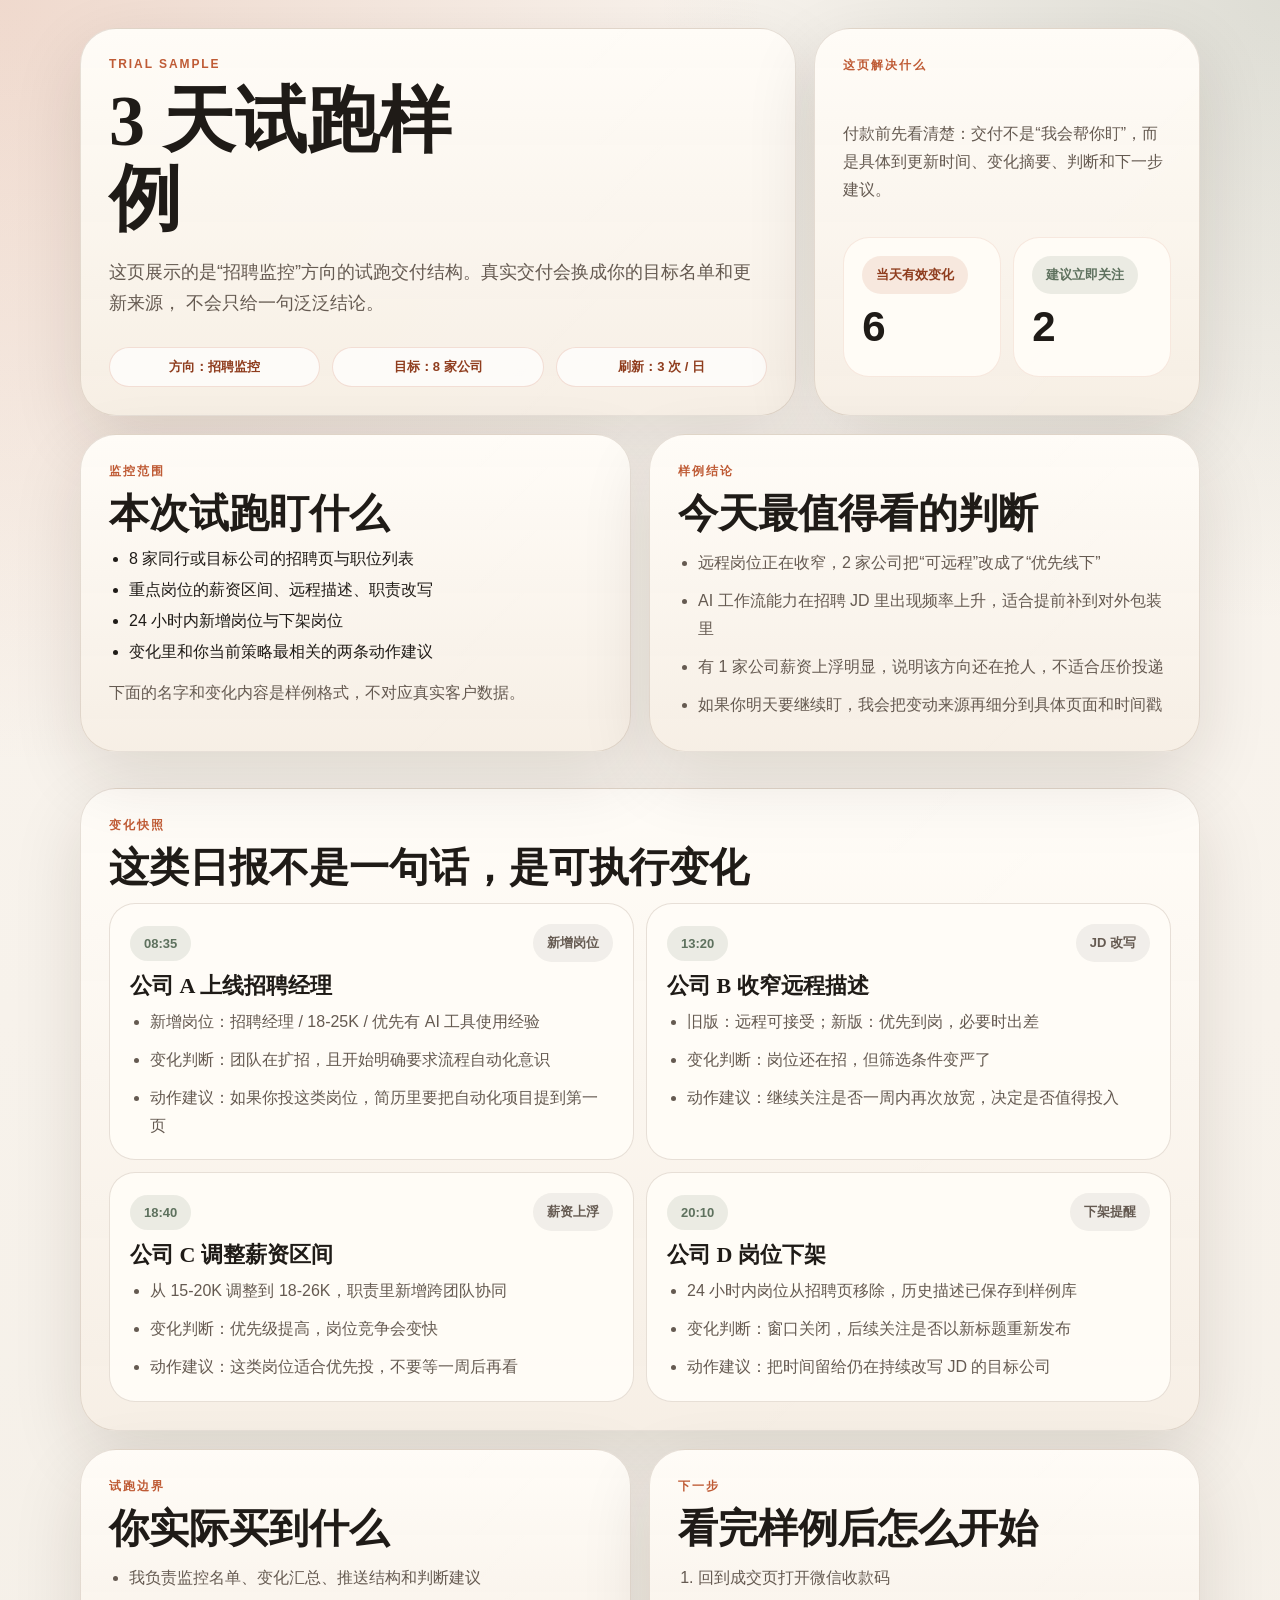
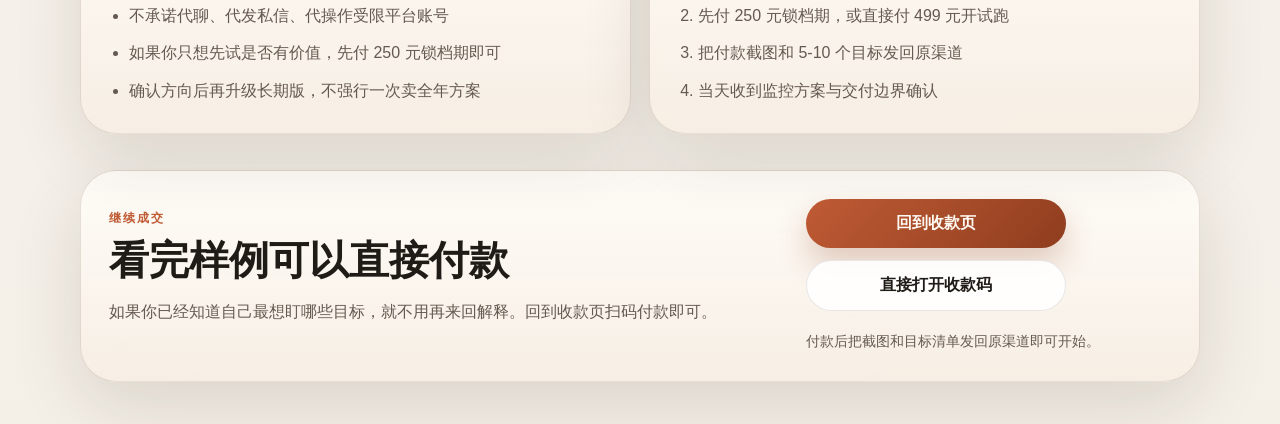
<file: monitoring-radar/trial-sample.html>
<!doctype html>
<html lang="zh-CN">
<head>
  <meta charset="UTF-8">
  <meta name="viewport" content="width=device-width, initial-scale=1.0">
  <title>3 天试跑样例 | 信息监控雷达代搭</title>
  <meta
    name="description"
    content="信息监控雷达代搭试跑样例：展示招聘岗位、薪资和 JD 变化如何在 1 页里交付。"
  >
  <link rel="stylesheet" href="./styles.css?v=20260421b">
</head>
<body>
  <main class="page-shell">
    <section class="hero">
      <div class="hero-copy">
        <p class="eyebrow">Trial Sample</p>
        <h1>3 天试跑样例</h1>
        <p class="lead">
          这页展示的是“招聘监控”方向的试跑交付结构。真实交付会换成你的目标名单和更新来源，
          不会只给一句泛泛结论。
        </p>
        <div class="hero-pills">
          <span>方向：招聘监控</span>
          <span>目标：8 家公司</span>
          <span>刷新：3 次 / 日</span>
        </div>
      </div>
      <aside class="hero-card">
        <p class="card-label">这页解决什么</p>
        <p class="card-copy">
          付款前先看清楚：交付不是“我会帮你盯”，而是具体到更新时间、变化摘要、判断和下一步建议。
        </p>
        <div class="price-stack">
          <div>
            <span class="price-tag">当天有效变化</span>
            <strong>6</strong>
          </div>
          <div>
            <span class="price-tag muted">建议立即关注</span>
            <strong>2</strong>
          </div>
        </div>
      </aside>
    </section>

    <section class="grid-two">
      <article class="panel">
        <p class="section-kicker">监控范围</p>
        <h2>本次试跑盯什么</h2>
        <ul class="deliverables">
          <li>8 家同行或目标公司的招聘页与职位列表</li>
          <li>重点岗位的薪资区间、远程描述、职责改写</li>
          <li>24 小时内新增岗位与下架岗位</li>
          <li>变化里和你当前策略最相关的两条动作建议</li>
        </ul>
        <p class="note">
          下面的名字和变化内容是样例格式，不对应真实客户数据。
        </p>
      </article>

      <article class="panel">
        <p class="section-kicker">样例结论</p>
        <h2>今天最值得看的判断</h2>
        <ul class="boundary-list">
          <li>远程岗位正在收窄，2 家公司把“可远程”改成了“优先线下”</li>
          <li>AI 工作流能力在招聘 JD 里出现频率上升，适合提前补到对外包装里</li>
          <li>有 1 家公司薪资上浮明显，说明该方向还在抢人，不适合压价投递</li>
          <li>如果你明天要继续盯，我会把变动来源再细分到具体页面和时间戳</li>
        </ul>
      </article>
    </section>

    <section class="panel">
      <p class="section-kicker">变化快照</p>
      <h2>这类日报不是一句话，是可执行变化</h2>
      <div class="sample-grid">
        <article class="sample-card">
          <div class="sample-head">
            <span class="sample-badge">08:35</span>
            <span class="sample-time">新增岗位</span>
          </div>
          <h3>公司 A 上线招聘经理</h3>
          <ul>
            <li>新增岗位：招聘经理 / 18-25K / 优先有 AI 工具使用经验</li>
            <li>变化判断：团队在扩招，且开始明确要求流程自动化意识</li>
            <li>动作建议：如果你投这类岗位，简历里要把自动化项目提到第一页</li>
          </ul>
        </article>
        <article class="sample-card">
          <div class="sample-head">
            <span class="sample-badge">13:20</span>
            <span class="sample-time">JD 改写</span>
          </div>
          <h3>公司 B 收窄远程描述</h3>
          <ul>
            <li>旧版：远程可接受；新版：优先到岗，必要时出差</li>
            <li>变化判断：岗位还在招，但筛选条件变严了</li>
            <li>动作建议：继续关注是否一周内再次放宽，决定是否值得投入</li>
          </ul>
        </article>
        <article class="sample-card">
          <div class="sample-head">
            <span class="sample-badge">18:40</span>
            <span class="sample-time">薪资上浮</span>
          </div>
          <h3>公司 C 调整薪资区间</h3>
          <ul>
            <li>从 15-20K 调整到 18-26K，职责里新增跨团队协同</li>
            <li>变化判断：优先级提高，岗位竞争会变快</li>
            <li>动作建议：这类岗位适合优先投，不要等一周后再看</li>
          </ul>
        </article>
        <article class="sample-card">
          <div class="sample-head">
            <span class="sample-badge">20:10</span>
            <span class="sample-time">下架提醒</span>
          </div>
          <h3>公司 D 岗位下架</h3>
          <ul>
            <li>24 小时内岗位从招聘页移除，历史描述已保存到样例库</li>
            <li>变化判断：窗口关闭，后续关注是否以新标题重新发布</li>
            <li>动作建议：把时间留给仍在持续改写 JD 的目标公司</li>
          </ul>
        </article>
      </div>
    </section>

    <section class="grid-two">
      <article class="panel">
        <p class="section-kicker">试跑边界</p>
        <h2>你实际买到什么</h2>
        <ul class="boundary-list">
          <li>我负责监控名单、变化汇总、推送结构和判断建议</li>
          <li>不承诺代聊、代发私信、代操作受限平台账号</li>
          <li>如果你只想先试是否有价值，先付 250 元锁档期即可</li>
          <li>确认方向后再升级长期版，不强行一次卖全年方案</li>
        </ul>
      </article>

      <article class="panel">
        <p class="section-kicker">下一步</p>
        <h2>看完样例后怎么开始</h2>
        <ol class="flow-list">
          <li>回到成交页打开微信收款码</li>
          <li>先付 250 元锁档期，或直接付 499 元开试跑</li>
          <li>把付款截图和 5-10 个目标发回原渠道</li>
          <li>当天收到监控方案与交付边界确认</li>
        </ol>
      </article>
    </section>

    <section class="payment-panel">
      <div>
        <p class="section-kicker">继续成交</p>
        <h2>看完样例可以直接付款</h2>
        <p class="payment-copy">
          如果你已经知道自己最想盯哪些目标，就不用再来回解释。回到收款页扫码付款即可。
        </p>
      </div>
      <div class="cta-stack">
        <a class="cta" href="./index.html#payment-qr">回到收款页</a>
        <a class="cta is-secondary" href="./assets/firelove-wechat-payment-qr-latest.jpg" target="_blank" rel="noreferrer">直接打开收款码</a>
        <p class="pending-text">付款后把截图和目标清单发回原渠道即可开始。</p>
      </div>
    </section>
  </main>
</body>
</html>
</file>
<file: assets/styles.css>
:root {
  --paper: #f7efe5;
  --paper-deep: #efe1d0;
  --card: rgba(255, 250, 244, 0.96);
  --card-strong: rgba(255, 247, 238, 0.98);
  --ink: #1f1915;
  --muted: #6f645b;
  --line: rgba(179, 154, 132, 0.28);
  --accent: #bb6a3f;
  --accent-soft: #fff0e6;
  --accent-deep: #9a5332;
  --sage: #657a69;
  --sage-soft: #eef5f0;
  --plum: #6c5964;
  --shadow: 0 30px 80px rgba(40, 25, 12, 0.12);
  --shadow-soft: 0 14px 28px rgba(40, 25, 12, 0.08);
  --radius-xl: 34px;
  --radius-lg: 24px;
  --radius-md: 18px;
  --radius-sm: 14px;
}

* {
  box-sizing: border-box;
}

html,
body {
  margin: 0;
  padding: 0;
  min-height: 100%;
}

body {
  font-family: "Noto Sans SC", "PingFang SC", "Microsoft YaHei", sans-serif;
  color: var(--ink);
  background:
    radial-gradient(circle at 10% 8%, rgba(187, 106, 63, 0.18), transparent 28%),
    radial-gradient(circle at 88% 12%, rgba(101, 122, 105, 0.18), transparent 24%),
    linear-gradient(180deg, #fbf7f2 0%, var(--paper) 100%);
}

body.has-sheet {
  overflow: hidden;
}

.app-shell {
  min-height: 100vh;
  display: grid;
  place-items: center;
  padding: 24px 18px;
}

.app-frame {
  width: min(100%, 680px);
  min-height: min(940px, calc(100vh - 48px));
  background:
    linear-gradient(180deg, rgba(255, 251, 246, 0.98), rgba(246, 237, 225, 0.96)),
    linear-gradient(135deg, rgba(255, 255, 255, 0.2), transparent);
  border: 1px solid rgba(216, 199, 182, 0.86);
  border-radius: var(--radius-xl);
  box-shadow: var(--shadow);
  padding: 22px;
  position: relative;
  overflow: hidden;
}

.app-header {
  display: flex;
  justify-content: space-between;
  align-items: start;
  gap: 18px;
  margin-bottom: 18px;
}

.header-actions {
  display: flex;
  flex-direction: column;
  gap: 10px;
  min-width: 164px;
}

.eyebrow,
.screen-kicker,
.insight-label,
.ritual-label,
.timer-label {
  margin: 0 0 10px;
  font-size: 12px;
  text-transform: uppercase;
  letter-spacing: 0.14em;
  font-weight: 800;
  color: var(--accent);
}

h1,
.screen-title,
.ritual-title,
.focus-title,
.sheet-title,
.reality-title {
  margin: 0;
  font-family: "Georgia", "Times New Roman", serif;
  line-height: 1.08;
}

h1 {
  font-size: clamp(34px, 5vw, 44px);
  margin-bottom: 10px;
}

.screen-title.compact {
  font-size: clamp(24px, 4vw, 30px);
}

.subtitle,
.ritual-copy,
.timer-note,
.focus-copy,
.afterglow,
.card-desc,
.support-desc,
.insight-copy,
.analysis-copy {
  color: var(--muted);
  line-height: 1.68;
}

.ghost-pill,
.meta-pill,
.tag,
.timer-chip,
.text-button,
.tiny-button,
.reason-chip,
.insight-chip {
  border-radius: 999px;
  font-size: 13px;
  font-weight: 700;
}

.ghost-pill {
  border: 1px solid rgba(187, 106, 63, 0.25);
  background: rgba(255, 255, 255, 0.55);
  color: var(--accent-deep);
  padding: 11px 13px;
  cursor: pointer;
  backdrop-filter: blur(12px);
}

.progress-row {
  display: grid;
  grid-template-columns: repeat(4, 1fr);
  gap: 8px;
  margin-bottom: 16px;
}

.progress-dot {
  height: 6px;
  border-radius: 999px;
  background: rgba(216, 199, 182, 0.85);
  transition: background 180ms ease, transform 180ms ease;
}

.progress-dot.is-active {
  background: linear-gradient(90deg, var(--accent), #e98f63);
  transform: scaleY(1.08);
}

.screen {
  display: none;
  animation: fadeSlide 220ms ease;
}

.screen.is-active {
  display: block;
}

.mode-panel,
.insight-panel,
.analysis-card,
.reality-card {
  background: linear-gradient(180deg, rgba(255, 250, 244, 0.95), rgba(252, 244, 236, 0.92));
  border: 1px solid var(--line);
  border-radius: 28px;
  padding: 18px;
  box-shadow: var(--shadow-soft);
}

.mode-panel {
  display: grid;
  gap: 16px;
  margin-bottom: 16px;
}

.persona-grid {
  display: grid;
  grid-template-columns: repeat(2, minmax(0, 1fr));
  gap: 10px;
}

.persona-card {
  border: 1px solid transparent;
  background: var(--card);
  border-radius: 20px;
  padding: 16px;
  text-align: left;
  cursor: pointer;
  transition: transform 160ms ease, border-color 160ms ease, box-shadow 160ms ease, background 160ms ease;
}

.persona-card:hover,
.select-card:hover,
.support-card:hover,
.completion-card:hover,
.saved-card:hover,
.ghost-pill:hover,
.timer-chip:hover,
.tiny-button:hover {
  transform: translateY(-2px);
  box-shadow: var(--shadow-soft);
}

.persona-card.is-selected,
.select-card.is-selected,
.support-card.is-selected,
.completion-card.is-selected,
.saved-card.is-selected {
  border-color: rgba(187, 106, 63, 0.38);
  background: var(--accent-soft);
}

.persona-name {
  display: block;
  font-size: 17px;
  font-weight: 800;
  margin-bottom: 6px;
}

.persona-copy,
.saved-meta {
  color: var(--muted);
  line-height: 1.55;
  font-size: 13px;
}

.insight-panel {
  display: grid;
  gap: 14px;
  margin-bottom: 18px;
}

.insight-label {
  margin-bottom: 8px;
}

.insight-chips,
.reason-chips {
  display: flex;
  flex-wrap: wrap;
  gap: 8px;
}

.insight-chip,
.reason-chip {
  padding: 8px 11px;
  background: rgba(255, 255, 255, 0.78);
  color: var(--plum);
  border: 1px solid rgba(108, 89, 100, 0.12);
}

.insight-chip.is-empty,
.reason-chip.is-empty {
  color: var(--muted);
  background: rgba(255, 255, 255, 0.55);
}

.card-list,
.support-grid,
.completion-list,
.saved-list {
  display: grid;
  gap: 12px;
}

.card-list,
.support-grid,
.completion-list {
  margin-top: 14px;
}

.select-card,
.support-card,
.completion-card,
.saved-card {
  border: 1px solid transparent;
  background: var(--card);
  border-radius: var(--radius-lg);
  padding: 16px;
  cursor: pointer;
  transition: transform 160ms ease, border-color 160ms ease, box-shadow 160ms ease, background 160ms ease;
}

.saved-card {
  cursor: default;
}

.saved-card.is-clickable {
  cursor: pointer;
}

.card-head,
.saved-head {
  display: flex;
  justify-content: space-between;
  align-items: start;
  gap: 10px;
  margin-bottom: 8px;
}

.card-title,
.saved-title {
  font-size: 17px;
  font-weight: 800;
}

.tag {
  background: rgba(101, 122, 105, 0.12);
  color: var(--sage);
  padding: 7px 10px;
  white-space: nowrap;
}

.text-button {
  margin-top: 16px;
  border: 0;
  background: transparent;
  color: var(--accent-deep);
  padding: 0;
  text-align: left;
  cursor: pointer;
}

.meta-row {
  display: flex;
  flex-wrap: wrap;
  gap: 8px;
  margin-bottom: 12px;
}

.meta-pill {
  background: rgba(239, 226, 213, 0.92);
  color: var(--muted);
  padding: 8px 12px;
}

.analysis-card,
.reality-card {
  margin-bottom: 14px;
}

.reality-title {
  font-size: 22px;
  margin-bottom: 8px;
}

.ritual-box {
  margin-top: 16px;
  background: linear-gradient(180deg, #fff9f2, #fff0e3);
  border: 1px solid rgba(187, 106, 63, 0.16);
  border-radius: 28px;
  overflow: hidden;
}

.ritual-focus,
.ritual-side {
  padding: 18px;
}

.ritual-focus {
  border-bottom: 1px solid rgba(187, 106, 63, 0.12);
}

.ritual-label,
.timer-label {
  color: var(--muted);
}

.ritual-steps {
  margin: 0 0 0 20px;
  padding: 0;
  display: grid;
  gap: 10px;
  line-height: 1.62;
}

.timer-chips,
.action-row,
.inline-actions {
  display: flex;
  flex-wrap: wrap;
  gap: 10px;
}

.timer-chip {
  border: 1px solid rgba(187, 106, 63, 0.22);
  background: rgba(255, 255, 255, 0.82);
  color: var(--ink);
  padding: 10px 14px;
  cursor: pointer;
}

.timer-chip.is-selected {
  background: rgba(187, 106, 63, 0.14);
  border-color: rgba(187, 106, 63, 0.42);
}

.timer-block {
  margin-top: 14px;
}

.timer-time {
  margin: 0;
  font-size: 48px;
  font-weight: 800;
  letter-spacing: -0.04em;
}

.primary-button,
.secondary-button,
.tiny-button {
  border: 0;
  border-radius: 999px;
  padding: 13px 18px;
  font-size: 14px;
  font-weight: 800;
  cursor: pointer;
  transition: transform 160ms ease, opacity 160ms ease, box-shadow 160ms ease;
}

.primary-button {
  background: var(--ink);
  color: #fff9f2;
}

.secondary-button {
  background: rgba(255, 255, 255, 0.84);
  color: var(--ink);
  border: 1px solid rgba(216, 199, 182, 0.92);
}

.tiny-button {
  padding: 10px 12px;
  background: rgba(187, 106, 63, 0.1);
  color: var(--accent-deep);
}

.tiny-button.is-muted {
  background: rgba(255, 255, 255, 0.88);
  color: var(--muted);
  border: 1px solid rgba(216, 199, 182, 0.92);
}

.focus-screen {
  text-align: center;
  padding-top: 16px;
}

.focus-timer {
  margin: 20px 0 10px;
  font-size: 64px;
  font-weight: 800;
  letter-spacing: -0.05em;
}

.focus-step {
  margin: 18px 0 24px;
  padding: 18px;
  border-radius: 24px;
  background: var(--sage-soft);
  color: var(--sage);
  font-size: 18px;
  line-height: 1.6;
}

.afterglow {
  margin-top: 14px;
  padding: 18px;
  border-radius: 24px;
  background: rgba(101, 122, 105, 0.08);
  display: none;
}

.afterglow.is-visible {
  display: block;
  animation: fadeSlide 220ms ease;
}

.saved-sheet-head {
  display: flex;
  justify-content: space-between;
  align-items: start;
  gap: 12px;
  margin-bottom: 12px;
}

.saved-card.empty {
  border-style: dashed;
  cursor: default;
}

.saved-card.empty:hover {
  transform: none;
  box-shadow: none;
}

.sheet-backdrop {
  position: fixed;
  inset: 0;
  border: 0;
  background: rgba(24, 17, 14, 0.28);
  backdrop-filter: blur(6px);
  opacity: 0;
  pointer-events: none;
  transition: opacity 180ms ease;
}

.sheet-backdrop.is-open {
  opacity: 1;
  pointer-events: auto;
}

.overlay-sheet {
  position: fixed;
  inset: 32px 24px auto;
  width: min(760px, calc(100vw - 48px));
  max-height: calc(100vh - 64px);
  margin: 0 auto;
  left: 50%;
  transform: translate(-50%, 22px);
  background: rgba(255, 249, 241, 0.98);
  border: 1px solid rgba(216, 199, 182, 0.92);
  border-radius: 30px;
  box-shadow: var(--shadow);
  padding: 20px;
  overflow-y: auto;
  opacity: 0;
  pointer-events: none;
  transition: opacity 200ms ease, transform 200ms ease;
  z-index: 20;
}

.overlay-sheet.is-open {
  opacity: 1;
  transform: translate(-50%, 0);
  pointer-events: auto;
}

.inbox-toolbar {
  display: grid;
  gap: 12px;
  margin-bottom: 16px;
}

.inbox-form {
  display: grid;
  gap: 10px;
  margin-bottom: 16px;
}

.inbox-label {
  font-size: 13px;
  color: var(--muted);
  font-weight: 700;
}

.inbox-textarea {
  width: 100%;
  min-height: 132px;
  resize: vertical;
  border: 1px solid rgba(216, 199, 182, 0.92);
  border-radius: 20px;
  padding: 14px;
  font: inherit;
  color: var(--ink);
  background: rgba(255, 255, 255, 0.9);
}

.inbox-textarea:focus {
  outline: 2px solid rgba(187, 106, 63, 0.22);
  border-color: rgba(187, 106, 63, 0.4);
}

@keyframes fadeSlide {
  from {
    opacity: 0;
    transform: translateY(10px) scale(0.985);
  }

  to {
    opacity: 1;
    transform: translateY(0) scale(1);
  }
}

@media (max-width: 720px) {
  .app-shell {
    padding: 12px;
  }

  .app-frame {
    width: 100%;
    min-height: calc(100vh - 24px);
    border-radius: 28px;
    padding: 16px;
  }

  .app-header,
  .saved-sheet-head,
  .header-actions {
    display: grid;
  }

  .persona-grid {
    grid-template-columns: 1fr;
  }

  .ghost-pill,
  .primary-button,
  .secondary-button,
  .timer-chip {
    width: 100%;
  }

  h1 {
    font-size: 34px;
  }

  .focus-timer {
    font-size: 54px;
  }

  .overlay-sheet {
    inset: auto 0 0;
    width: 100vw;
    max-height: min(88vh, 820px);
    border-radius: 28px 28px 0 0;
    left: 0;
    right: 0;
    transform: translateY(40px);
  }

  .overlay-sheet.is-open {
    transform: translateY(0);
  }
}
</file>
<file: monitoring-radar/styles.css>
:root {
  --bg: #f4efe7;
  --bg-deep: #eadfce;
  --paper: rgba(255, 252, 247, 0.94);
  --paper-strong: rgba(255, 250, 243, 0.98);
  --ink: #1f1b17;
  --muted: #655a51;
  --line: rgba(121, 97, 74, 0.18);
  --accent: #bf5b35;
  --accent-deep: #8f3d1e;
  --accent-soft: rgba(191, 91, 53, 0.12);
  --moss: #5e715e;
  --shadow: 0 24px 70px rgba(41, 24, 10, 0.12);
  --radius-xl: 36px;
  --radius-lg: 26px;
  --radius-md: 18px;
}

* {
  box-sizing: border-box;
}

html,
body {
  margin: 0;
  padding: 0;
}

body {
  font-family: "Noto Sans SC", "PingFang SC", "Microsoft YaHei", sans-serif;
  color: var(--ink);
  background:
    radial-gradient(circle at top left, rgba(191, 91, 53, 0.18), transparent 32%),
    radial-gradient(circle at top right, rgba(94, 113, 94, 0.18), transparent 26%),
    linear-gradient(180deg, #faf5ef 0%, var(--bg) 100%);
}

.page-shell {
  width: min(1120px, calc(100% - 32px));
  margin: 0 auto;
  padding: 28px 0 42px;
}

.hero,
.grid-two,
.panel,
.payment-panel {
  animation: rise 280ms ease;
}

.hero,
.payment-panel {
  display: grid;
  grid-template-columns: minmax(0, 1.3fr) minmax(320px, 0.7fr);
  gap: 18px;
}

.hero {
  margin-bottom: 18px;
}

.hero-copy,
.hero-card,
.panel,
.payment-panel {
  border: 1px solid var(--line);
  border-radius: var(--radius-xl);
  background:
    linear-gradient(180deg, rgba(255, 252, 247, 0.98), rgba(246, 238, 228, 0.96)),
    linear-gradient(135deg, rgba(255, 255, 255, 0.2), transparent);
  box-shadow: var(--shadow);
}

.hero-copy,
.hero-card,
.panel,
.payment-panel {
  padding: 28px;
}

.eyebrow,
.section-kicker,
.card-label {
  margin: 0 0 12px;
  font-size: 12px;
  font-weight: 800;
  letter-spacing: 0.16em;
  text-transform: uppercase;
  color: var(--accent);
}

h1,
h2,
h3 {
  margin: 0;
  font-family: "Georgia", "Times New Roman", serif;
  line-height: 1.08;
}

h1 {
  font-size: clamp(42px, 7vw, 72px);
  max-width: 10ch;
}

h2 {
  font-size: clamp(28px, 4vw, 40px);
  margin-bottom: 14px;
}

h3 {
  font-size: 22px;
  margin-bottom: 10px;
}

.lead,
.card-copy,
.note,
.payment-copy,
.gate-box p,
.mini-card p,
.sample-card li,
.boundary-list li,
.flow-list li,
.pending-text {
  color: var(--muted);
  line-height: 1.74;
}

.lead {
  max-width: 42rem;
  font-size: 18px;
  margin: 18px 0 0;
}

.hero-pills,
.price-stack,
.card-grid,
.sample-grid,
.pricing-grid,
.timeline-grid,
.cta-stack,
.payment-grid,
.payment-amounts {
  display: grid;
  gap: 12px;
}

.hero-pills {
  grid-template-columns: repeat(3, minmax(0, 1fr));
  margin-top: 28px;
}

.hero-pills span,
.price-tag,
.sample-badge,
.sample-time {
  display: inline-flex;
  align-items: center;
  justify-content: center;
  border-radius: 999px;
  padding: 10px 14px;
  font-size: 13px;
  font-weight: 800;
}

.hero-pills span {
  background: rgba(255, 255, 255, 0.72);
  border: 1px solid rgba(191, 91, 53, 0.18);
  color: var(--accent-deep);
}

.hero-card {
  display: grid;
  align-content: start;
  gap: 18px;
}

.price-stack {
  grid-template-columns: repeat(2, minmax(0, 1fr));
}

.price-stack div,
.price-card {
  border-radius: var(--radius-lg);
  background: var(--paper);
  border: 1px solid rgba(191, 91, 53, 0.12);
  padding: 18px;
}

.price-stack strong,
.price-card strong {
  display: block;
  font-size: clamp(32px, 5vw, 42px);
  line-height: 1;
  margin: 12px 0 10px;
}

.price-tag {
  width: fit-content;
  background: var(--accent-soft);
  color: var(--accent-deep);
}

.price-tag.muted {
  background: rgba(94, 113, 94, 0.12);
  color: var(--moss);
}

.grid-two {
  display: grid;
  grid-template-columns: repeat(2, minmax(0, 1fr));
  gap: 18px;
  margin-bottom: 18px;
}

.panel {
  margin-bottom: 18px;
}

.card-grid,
.sample-grid,
.pricing-grid {
  grid-template-columns: repeat(2, minmax(0, 1fr));
}

.mini-card,
.sample-card,
.price-card {
  background: var(--paper);
  border: 1px solid var(--line);
  border-radius: var(--radius-lg);
  padding: 20px;
}

.deliverables,
.boundary-list,
.flow-list,
.sample-card ul {
  margin: 0;
  padding-left: 20px;
}

.deliverables {
  display: grid;
  gap: 10px;
  margin-bottom: 16px;
}

.sample-head {
  display: flex;
  justify-content: space-between;
  align-items: center;
  gap: 10px;
  margin-bottom: 12px;
}

.sample-badge {
  background: rgba(94, 113, 94, 0.12);
  color: var(--moss);
}

.sample-time {
  background: rgba(31, 27, 23, 0.06);
  color: var(--muted);
}

.sample-card ul,
.boundary-list,
.flow-list {
  display: grid;
  gap: 10px;
}

.price-card.is-primary {
  background:
    linear-gradient(180deg, rgba(191, 91, 53, 0.12), rgba(191, 91, 53, 0.04)),
    var(--paper-strong);
}

.gate-box {
  margin-top: 18px;
  border: 1px dashed rgba(191, 91, 53, 0.36);
  border-radius: var(--radius-lg);
  padding: 18px;
  background: rgba(255, 248, 242, 0.82);
}

.gate-title {
  margin: 0 0 8px;
  font-size: 14px;
  font-weight: 800;
  letter-spacing: 0.1em;
  text-transform: uppercase;
  color: var(--accent-deep);
}

.template-box {
  display: grid;
  gap: 14px;
  margin-top: 18px;
  padding: 18px;
  border: 1px dashed rgba(191, 91, 53, 0.36);
  border-radius: var(--radius-lg);
  background: rgba(255, 248, 242, 0.82);
}

.template-label {
  margin: 0;
  font-size: 14px;
  font-weight: 800;
  letter-spacing: 0.08em;
  text-transform: uppercase;
  color: var(--accent-deep);
}

.template-copy {
  margin: 0;
  padding: 18px;
  border-radius: 20px;
  border: 1px solid rgba(31, 27, 23, 0.08);
  background: rgba(255, 255, 255, 0.88);
  color: var(--ink);
  font-family: "Consolas", "SFMono-Regular", "Menlo", monospace;
  font-size: 14px;
  line-height: 1.7;
  white-space: pre-wrap;
}

.copy-button {
  width: fit-content;
  min-height: 46px;
  padding: 0 18px;
  border: 0;
  border-radius: 999px;
  background: linear-gradient(135deg, var(--accent), var(--accent-deep));
  color: #fff9f2;
  font-size: 14px;
  font-weight: 800;
  cursor: pointer;
  box-shadow: 0 16px 30px rgba(143, 61, 30, 0.18);
  transition: transform 180ms ease, box-shadow 180ms ease, opacity 180ms ease;
}

.copy-button:hover {
  transform: translateY(-1px);
}

.timeline-grid {
  grid-template-columns: repeat(2, minmax(0, 1fr));
}

.payment-panel {
  align-items: center;
  margin-bottom: 0;
}

.payment-grid {
  grid-template-columns: minmax(0, 1.05fr) minmax(250px, 0.95fr);
  margin-top: 22px;
}

.payment-box {
  background: var(--paper);
  border: 1px solid var(--line);
  border-radius: var(--radius-lg);
  padding: 20px;
}

.payment-amounts {
  grid-template-columns: repeat(2, minmax(0, 1fr));
  margin: 16px 0 14px;
}

.amount-chip {
  display: inline-flex;
  align-items: center;
  justify-content: center;
  min-height: 58px;
  padding: 12px 14px;
  border-radius: 18px;
  background: rgba(191, 91, 53, 0.08);
  border: 1px solid rgba(191, 91, 53, 0.16);
  color: var(--accent-deep);
  font-weight: 800;
  line-height: 1.45;
  text-align: center;
}

.payment-steps {
  margin-bottom: 16px;
}

.payment-note,
.payment-box figcaption {
  margin: 0;
  color: var(--muted);
  line-height: 1.68;
}

.qr-box {
  display: grid;
  gap: 14px;
  justify-items: center;
  align-content: start;
}

.payment-qr {
  display: block;
  width: min(100%, 320px);
  aspect-ratio: 1;
  object-fit: cover;
  border-radius: 22px;
  background: #fff;
  border: 1px solid rgba(31, 27, 23, 0.08);
  box-shadow: 0 18px 40px rgba(41, 24, 10, 0.12);
}

.cta-stack {
  justify-items: start;
}

.cta {
  display: inline-flex;
  align-items: center;
  justify-content: center;
  min-width: 260px;
  padding: 14px 18px;
  border-radius: 999px;
  text-decoration: none;
  font-weight: 800;
  border: 0;
  transition: transform 180ms ease, box-shadow 180ms ease, opacity 180ms ease;
}

.cta:not(.is-secondary) {
  background: linear-gradient(135deg, var(--accent), var(--accent-deep));
  color: #fff9f2;
  box-shadow: 0 16px 30px rgba(143, 61, 30, 0.24);
}

.cta.is-secondary {
  background: rgba(255, 255, 255, 0.9);
  border: 1px solid rgba(31, 27, 23, 0.1);
  color: var(--ink);
}

.cta:hover {
  transform: translateY(-1px);
}

.pending-text {
  margin: 6px 0 0;
  font-size: 14px;
}

@keyframes rise {
  from {
    opacity: 0;
    transform: translateY(10px);
  }

  to {
    opacity: 1;
    transform: translateY(0);
  }
}

@media (max-width: 880px) {
  .hero,
  .payment-panel,
  .grid-two,
  .card-grid,
  .sample-grid,
  .pricing-grid,
  .hero-pills,
  .price-stack,
  .payment-grid,
  .payment-amounts {
    grid-template-columns: 1fr;
  }

  .page-shell {
    width: min(100%, calc(100% - 20px));
    padding: 10px 0 24px;
  }

  .hero-copy,
  .hero-card,
  .panel,
  .payment-panel {
    padding: 20px;
    border-radius: 28px;
  }

  h1 {
    font-size: 44px;
  }

  .cta {
    min-width: 100%;
  }
}
</file>
<file: portfolio/assets/site.css>
:root {
  --page: #f4efe8;
  --page-deep: #eadfce;
  --panel: rgba(255, 251, 245, 0.74);
  --panel-strong: rgba(255, 251, 245, 0.92);
  --ink: #17191f;
  --muted: #5d6472;
  --line: rgba(23, 25, 31, 0.08);
  --accent: #b86b3d;
  --accent-strong: #8d4f2c;
  --accent-soft: rgba(184, 107, 61, 0.14);
  --accent-wash: rgba(184, 107, 61, 0.08);
  --glow: rgba(184, 107, 61, 0.26);
  --shadow: 0 38px 90px rgba(18, 24, 39, 0.12);
  --shadow-soft: 0 18px 42px rgba(18, 24, 39, 0.09);
  --radius-xl: 32px;
  --radius-lg: 24px;
  --radius-md: 18px;
  --radius-sm: 14px;
  --grid: rgba(25, 30, 38, 0.045);
  --pointer-x: 50%;
  --pointer-y: 30%;
  color-scheme: light;
}

* {
  box-sizing: border-box;
}

html {
  scroll-behavior: smooth;
}

body {
  margin: 0;
  min-height: 100vh;
  font-family: "Manrope", "PingFang SC", "Microsoft YaHei", sans-serif;
  color: var(--ink);
  background:
    radial-gradient(circle at top left, rgba(255, 255, 255, 0.85), transparent 28%),
    radial-gradient(circle at 82% 8%, var(--accent-wash), transparent 28%),
    linear-gradient(180deg, #fcf8f2 0%, var(--page) 54%, #f8f1e8 100%);
  overflow-x: hidden;
}

body::before {
  content: "";
  position: fixed;
  inset: 0;
  pointer-events: none;
  background:
    radial-gradient(circle at var(--pointer-x) var(--pointer-y), rgba(255, 255, 255, 0.6), transparent 22%),
    linear-gradient(transparent 0 97%, var(--grid) 97% 100%),
    linear-gradient(90deg, transparent 0 97%, var(--grid) 97% 100%);
  background-size: auto, 100% 28px, 28px 100%;
  opacity: 0.95;
  z-index: 0;
}

a {
  color: inherit;
  text-decoration: none;
}

button,
input {
  font: inherit;
}

button {
  cursor: pointer;
}

.page-shell {
  position: relative;
  max-width: 1260px;
  margin: 0 auto;
  padding: 22px;
  z-index: 1;
}

.ambient,
.pointer-glow {
  position: fixed;
  pointer-events: none;
  border-radius: 999px;
  filter: blur(18px);
  z-index: 0;
}

.ambient {
  width: 340px;
  height: 340px;
  opacity: 0.7;
}

.ambient-left {
  top: 12%;
  left: -110px;
  background: rgba(121, 175, 165, 0.22);
}

.ambient-right {
  top: 42%;
  right: -140px;
  background: rgba(184, 107, 61, 0.18);
}

.pointer-glow {
  width: 210px;
  height: 210px;
  left: calc(var(--pointer-x) - 105px);
  top: calc(var(--pointer-y) - 105px);
  background: radial-gradient(circle, var(--glow), transparent 68%);
  opacity: 0.6;
  transition: left 180ms ease, top 180ms ease, opacity 180ms ease;
}

.topbar,
.hero,
.section,
.contact {
  position: relative;
  z-index: 1;
}

.topbar {
  display: flex;
  align-items: center;
  justify-content: space-between;
  gap: 16px;
  padding: 10px 4px 22px;
}

.brand {
  display: inline-flex;
  align-items: center;
  gap: 14px;
}

.brand-mark {
  width: 46px;
  height: 46px;
  display: grid;
  place-items: center;
  border-radius: 16px;
  background: linear-gradient(135deg, rgba(255, 255, 255, 0.88), rgba(255, 236, 219, 0.82));
  border: 1px solid rgba(184, 107, 61, 0.16);
  box-shadow: var(--shadow-soft);
  font-weight: 800;
  letter-spacing: 0.06em;
}

.brand-copy {
  display: grid;
  gap: 2px;
  font-size: 13px;
  color: var(--muted);
}

.brand-copy strong {
  color: var(--ink);
  font-size: 15px;
}

.topnav {
  display: inline-flex;
  gap: 10px;
  padding: 8px;
  border-radius: 999px;
  background: rgba(255, 255, 255, 0.44);
  border: 1px solid rgba(255, 255, 255, 0.4);
  backdrop-filter: blur(18px);
}

.topnav a {
  padding: 10px 14px;
  border-radius: 999px;
  color: var(--muted);
  transition: background 180ms ease, color 180ms ease, transform 180ms ease;
}

.topnav a:hover {
  background: rgba(255, 255, 255, 0.78);
  color: var(--ink);
  transform: translateY(-1px);
}

.hero,
.section,
.contact {
  background: linear-gradient(180deg, rgba(255, 255, 255, 0.82), rgba(255, 250, 244, 0.72));
  border: 1px solid rgba(255, 255, 255, 0.55);
  box-shadow: var(--shadow);
  backdrop-filter: blur(24px);
}

.hero {
  display: grid;
  grid-template-columns: minmax(0, 1.2fr) minmax(320px, 0.8fr);
  gap: 24px;
  padding: 34px;
  border-radius: 36px;
  overflow: hidden;
}

.hero::after {
  content: "";
  position: absolute;
  inset: 0;
  background:
    radial-gradient(circle at 82% 22%, rgba(255, 255, 255, 0.82), transparent 24%),
    linear-gradient(135deg, transparent 0 42%, rgba(255, 255, 255, 0.18) 42% 58%, transparent 58% 100%);
  pointer-events: none;
}

.eyebrow,
.section-kicker,
.mini-label {
  margin: 0 0 12px;
  font-size: 12px;
  font-weight: 800;
  letter-spacing: 0.18em;
  text-transform: uppercase;
  color: var(--accent-strong);
}

.mode-switch {
  display: flex;
  flex-wrap: wrap;
  gap: 10px;
  margin-bottom: 18px;
}

.mode-pill {
  padding: 12px 16px;
  border: 1px solid rgba(23, 25, 31, 0.08);
  border-radius: 999px;
  background: rgba(255, 255, 255, 0.62);
  color: var(--muted);
  font-size: 14px;
  font-weight: 700;
  transition: background 180ms ease, color 180ms ease, transform 180ms ease, border-color 180ms ease;
}

.mode-pill:hover,
.mode-pill[aria-selected="true"] {
  background: var(--accent-soft);
  border-color: rgba(184, 107, 61, 0.3);
  color: var(--ink);
  transform: translateY(-1px);
}

h1,
h2,
h3 {
  margin: 0;
  line-height: 1.04;
}

h1,
.section-heading h2,
.contact h2 {
  font-family: "Instrument Serif", "STSong", serif;
  letter-spacing: -0.03em;
}

h1 {
  max-width: 11ch;
  font-size: clamp(54px, 7vw, 88px);
}

.hero-summary,
.section-heading p,
.project-summary,
.timeline-copy,
.contact-copy p,
.identity-copy p,
.capability-story p {
  color: var(--muted);
  line-height: 1.75;
}

.hero-summary {
  max-width: 62ch;
  margin: 18px 0 0;
  font-size: 16px;
}

.hero-actions,
.project-links,
.contact-actions {
  display: flex;
  flex-wrap: wrap;
  gap: 12px;
}

.hero-actions {
  margin-top: 28px;
}

.button {
  display: inline-flex;
  align-items: center;
  justify-content: center;
  min-height: 48px;
  padding: 0 18px;
  border-radius: 999px;
  border: 0;
  transition: transform 180ms ease, box-shadow 180ms ease, background 180ms ease, color 180ms ease;
}

.button:hover,
.deck-button:hover,
.project-card:hover,
.capability-card:hover,
.timeline-tab:hover {
  transform: translateY(-2px);
  box-shadow: var(--shadow-soft);
}

.button-primary {
  background: linear-gradient(135deg, var(--ink), #2a3140);
  color: #fbfaf8;
}

.button-secondary {
  background: rgba(255, 255, 255, 0.92);
  color: var(--ink);
  border: 1px solid rgba(23, 25, 31, 0.08);
}

.button-ghost {
  background: transparent;
  color: var(--ink);
  border: 1px solid rgba(23, 25, 31, 0.08);
}

.metric-strip {
  display: grid;
  grid-template-columns: repeat(3, minmax(0, 1fr));
  gap: 12px;
  margin-top: 28px;
}

.metric-card,
.signal-card,
.project-card,
.project-detail,
.timeline-card,
.capability-card,
.capability-story,
.identity-card {
  border-radius: var(--radius-lg);
  border: 1px solid rgba(23, 25, 31, 0.08);
  background: var(--panel);
  box-shadow: var(--shadow-soft);
}

.metric-card {
  padding: 18px;
}

.metric-card strong {
  display: block;
  margin-bottom: 6px;
  font-size: 28px;
  letter-spacing: -0.04em;
}

.metric-card span,
.signal-card p,
.project-card p,
.timeline-evidence,
.capability-card p,
.contact-meta,
.project-meta,
.project-year {
  color: var(--muted);
}

.hero-panel {
  display: grid;
  gap: 14px;
}

.identity-card {
  position: relative;
  overflow: hidden;
  padding: 20px;
  min-height: 100%;
  background:
    radial-gradient(circle at 74% 18%, rgba(255, 255, 255, 0.78), transparent 24%),
    linear-gradient(180deg, rgba(255, 255, 255, 0.74), rgba(255, 247, 238, 0.7));
}

.portrait-shell {
  position: relative;
  isolation: isolate;
  overflow: hidden;
  border-radius: 28px;
  min-height: 320px;
  background: linear-gradient(180deg, rgba(19, 27, 42, 0.94), rgba(28, 43, 61, 0.88));
}

.portrait-shell img {
  display: block;
  width: 100%;
  height: 100%;
  object-fit: cover;
  min-height: 320px;
}

.portrait-ring {
  position: absolute;
  inset: auto auto 14px 14px;
  width: 120px;
  height: 120px;
  border-radius: 50%;
  border: 1px solid rgba(255, 255, 255, 0.22);
}

.portrait-ring-a {
  transform: translateY(-16px);
}

.portrait-ring-b {
  left: auto;
  right: 14px;
  bottom: 18px;
  width: 86px;
  height: 86px;
  border-color: rgba(184, 107, 61, 0.45);
}

.identity-copy {
  margin-top: 18px;
}

.identity-copy h2 {
  font-size: 30px;
  margin-bottom: 10px;
}

.signal-grid {
  display: grid;
  grid-template-columns: repeat(2, minmax(0, 1fr));
  gap: 12px;
}

.signal-card {
  padding: 16px;
}

.signal-card strong {
  display: block;
  font-size: 18px;
  margin-bottom: 4px;
}

.ticker {
  margin: 18px 0 28px;
  overflow: hidden;
  border-radius: 999px;
  border: 1px solid rgba(23, 25, 31, 0.08);
  background: rgba(255, 255, 255, 0.54);
}

.ticker-track {
  display: flex;
  gap: 10px;
  padding: 12px;
  min-width: max-content;
  animation: drift 24s linear infinite;
}

.ticker-pill {
  display: inline-flex;
  align-items: center;
  gap: 10px;
  padding: 10px 14px;
  border-radius: 999px;
  background: rgba(255, 255, 255, 0.84);
  border: 1px solid rgba(23, 25, 31, 0.06);
  white-space: nowrap;
}

.ticker-pill::before {
  content: "";
  width: 8px;
  height: 8px;
  border-radius: 50%;
  background: var(--accent);
  box-shadow: 0 0 0 6px rgba(184, 107, 61, 0.12);
}

.section,
.contact {
  padding: 28px;
  border-radius: 32px;
  margin-top: 24px;
}

.section-heading {
  display: grid;
  grid-template-columns: minmax(120px, 160px) minmax(0, 1fr);
  gap: 18px;
  margin-bottom: 22px;
}

.section-heading h2,
.contact h2 {
  font-size: clamp(34px, 5vw, 54px);
  margin-bottom: 10px;
}

.project-layout,
.capability-layout {
  display: grid;
  gap: 16px;
  grid-template-columns: minmax(0, 0.9fr) minmax(0, 1.1fr);
}

.project-stack {
  display: grid;
  gap: 12px;
}

.project-card {
  padding: 18px;
  text-align: left;
  transition: transform 180ms ease, box-shadow 180ms ease, border-color 180ms ease, background 180ms ease;
}

.project-card.is-active {
  border-color: rgba(184, 107, 61, 0.32);
  background: linear-gradient(180deg, rgba(255, 250, 244, 0.96), rgba(255, 241, 230, 0.86));
}

.project-card strong {
  display: block;
  font-size: 22px;
  margin: 10px 0 8px;
}

.project-card .card-tag {
  display: inline-flex;
  padding: 7px 10px;
  border-radius: 999px;
  background: rgba(255, 255, 255, 0.88);
  border: 1px solid rgba(23, 25, 31, 0.08);
  font-size: 12px;
  font-weight: 800;
  text-transform: uppercase;
  letter-spacing: 0.12em;
}

.project-detail {
  padding: 24px;
  min-height: 100%;
  background:
    radial-gradient(circle at 92% 12%, rgba(255, 255, 255, 0.86), transparent 24%),
    linear-gradient(180deg, rgba(255, 251, 245, 0.92), rgba(255, 245, 235, 0.84));
}

.project-meta {
  display: flex;
  gap: 12px;
  align-items: center;
  margin-bottom: 12px;
}

.project-tag {
  display: inline-flex;
  align-items: center;
  min-height: 32px;
  padding: 0 12px;
  border-radius: 999px;
  background: var(--accent-soft);
  color: var(--accent-strong);
  font-weight: 800;
  letter-spacing: 0.08em;
  text-transform: uppercase;
  font-size: 12px;
}

.project-detail h3 {
  font-size: clamp(32px, 5vw, 46px);
  margin-bottom: 10px;
  font-family: "Instrument Serif", "STSong", serif;
}

.project-points,
.capability-points {
  margin: 18px 0 0;
  padding-left: 18px;
  display: grid;
  gap: 10px;
  line-height: 1.65;
}

.project-links {
  margin-top: 20px;
}

.link-chip {
  display: inline-flex;
  align-items: center;
  min-height: 42px;
  padding: 0 14px;
  border-radius: 999px;
  border: 1px solid rgba(23, 25, 31, 0.08);
  background: rgba(255, 255, 255, 0.86);
}

.deck-controls {
  display: flex;
  align-items: center;
  justify-content: flex-end;
  gap: 12px;
  margin-top: 16px;
}

.deck-button {
  min-width: 78px;
  min-height: 42px;
  border-radius: 999px;
  border: 1px solid rgba(23, 25, 31, 0.08);
  background: rgba(255, 255, 255, 0.88);
}

.deck-index {
  min-width: 86px;
  text-align: center;
  color: var(--muted);
  font-weight: 700;
}

.timeline-layout {
  display: grid;
  gap: 16px;
}

.timeline-tabs {
  display: grid;
  grid-template-columns: repeat(5, minmax(0, 1fr));
  gap: 10px;
}

.timeline-tab {
  min-height: 76px;
  padding: 14px;
  border-radius: var(--radius-md);
  border: 1px solid rgba(23, 25, 31, 0.08);
  background: rgba(255, 255, 255, 0.7);
  text-align: left;
  transition: transform 180ms ease, border-color 180ms ease, background 180ms ease;
}

.timeline-tab strong {
  display: block;
  margin-bottom: 6px;
  font-size: 15px;
}

.timeline-tab span {
  color: var(--muted);
  font-size: 13px;
}

.timeline-tab.is-active {
  background: var(--accent-soft);
  border-color: rgba(184, 107, 61, 0.28);
}

.timeline-range-wrap {
  display: grid;
  gap: 8px;
  font-size: 13px;
  color: var(--muted);
}

.timeline-range {
  width: 100%;
  accent-color: var(--accent);
}

.timeline-card {
  padding: 24px;
}

.timeline-period {
  margin: 0 0 10px;
  color: var(--accent-strong);
  font-size: 13px;
  font-weight: 800;
  letter-spacing: 0.12em;
  text-transform: uppercase;
}

.timeline-card h3,
.capability-story h3 {
  font-size: clamp(28px, 4vw, 40px);
  font-family: "Instrument Serif", "STSong", serif;
}

.timeline-evidence {
  display: flex;
  flex-wrap: wrap;
  gap: 10px;
  margin-top: 18px;
}

.timeline-evidence span {
  display: inline-flex;
  align-items: center;
  min-height: 38px;
  padding: 0 12px;
  border-radius: 999px;
  background: rgba(255, 255, 255, 0.78);
  border: 1px solid rgba(23, 25, 31, 0.08);
}

.capability-grid {
  display: grid;
  gap: 12px;
  grid-template-columns: repeat(2, minmax(0, 1fr));
}

.capability-card {
  padding: 18px;
  transition: transform 180ms ease, box-shadow 180ms ease, border-color 180ms ease, background 180ms ease;
}

.capability-card.is-active {
  background: linear-gradient(180deg, rgba(255, 250, 244, 0.95), rgba(255, 241, 230, 0.86));
  border-color: rgba(184, 107, 61, 0.28);
}

.capability-card strong {
  display: block;
  margin-bottom: 8px;
  font-size: 20px;
}

.capability-story {
  padding: 24px;
}

.contact {
  display: grid;
  grid-template-columns: minmax(0, 1.1fr) minmax(280px, 0.9fr);
  gap: 20px;
}

.contact-actions {
  align-content: start;
}

.contact-meta {
  display: grid;
  gap: 6px;
  margin-top: 6px;
  font-size: 14px;
}

.reveal {
  opacity: 1;
  transform: translateY(0);
}

.reveal.is-visible {
  opacity: 1;
  transform: translateY(0);
}

@keyframes drift {
  from {
    transform: translateX(0);
  }

  to {
    transform: translateX(-50%);
  }
}

@media (prefers-reduced-motion: reduce) {
  html {
    scroll-behavior: auto;
  }

  *,
  *::before,
  *::after {
    animation-duration: 1ms !important;
    animation-iteration-count: 1 !important;
    transition-duration: 1ms !important;
    scroll-behavior: auto !important;
  }
}

@media (max-width: 1024px) {
  .page-shell {
    padding: 16px;
  }

  .hero,
  .project-layout,
  .capability-layout,
  .contact {
    grid-template-columns: 1fr;
  }

  .section-heading {
    grid-template-columns: 1fr;
  }
}

@media (max-width: 760px) {
  .topbar {
    display: grid;
  }

  .topnav {
    width: 100%;
    justify-content: space-between;
    overflow-x: auto;
  }

  .hero,
  .section,
  .contact {
    padding: 20px;
    border-radius: 26px;
  }

  h1 {
    max-width: 100%;
    font-size: clamp(42px, 14vw, 64px);
  }

  .metric-strip,
  .signal-grid,
  .timeline-tabs,
  .capability-grid {
    grid-template-columns: 1fr;
  }

  .portrait-shell,
  .portrait-shell img {
    min-height: 260px;
  }

  .hero-actions .button,
  .contact-actions .button {
    width: 100%;
  }

  .deck-controls {
    justify-content: space-between;
  }

  .ticker-track {
    animation-duration: 32s;
  }
}
</file>
